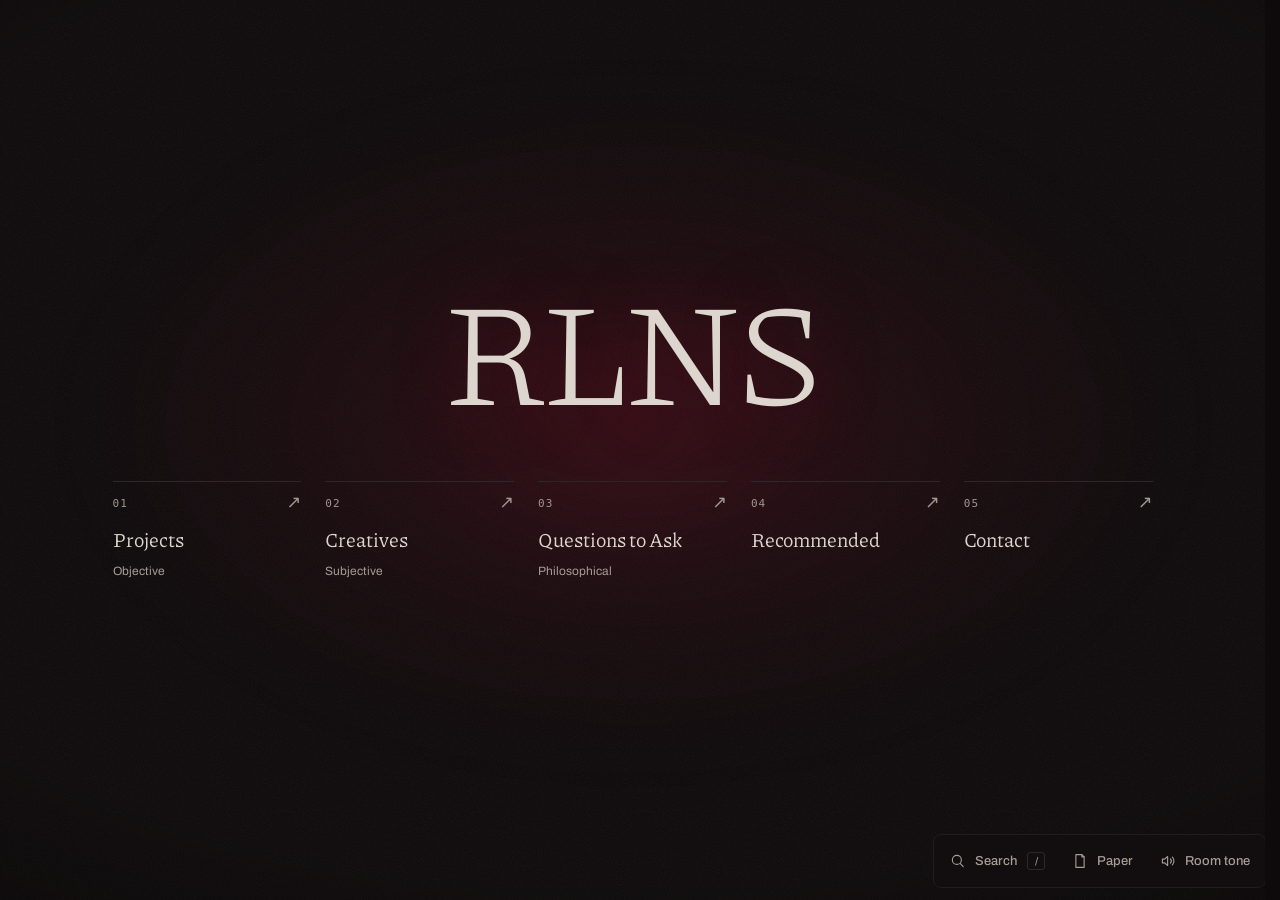
<file: index.html>
<!doctype html>
<html lang="en" data-theme="night">
<head>
<meta charset="utf-8">
<meta name="viewport" content="width=device-width, initial-scale=1, viewport-fit=cover">
<meta http-equiv="Content-Security-Policy" content="default-src &#39;self&#39;; script-src &#39;self&#39; &#39;sha256-UxO70Z8M6GlY+qybMXOsB+joCaE+ZIlM/8RQp+c0sl0=&#39;; style-src &#39;self&#39; &#39;unsafe-inline&#39;; img-src * data:; media-src *; font-src &#39;self&#39;; connect-src &#39;self&#39;; manifest-src &#39;self&#39;; frame-src https://www.youtube-nocookie.com https://player.vimeo.com; object-src &#39;none&#39;; base-uri &#39;self&#39;; form-action &#39;none&#39;">
<title>RLNS</title>
<meta name="description" content="Projects, creative work, open questions and recommendations by RLNS.">
<meta name="theme-color" content="#0e0a0b">
<meta name="color-scheme" content="dark light">
<link rel="canonical" href="https://labs-rlns.github.io/">
<meta property="og:site_name" content="RLNS">
<meta property="og:locale" content="en_US">
<meta property="og:title" content="RLNS">
<meta property="og:description" content="Projects, creative work, open questions and recommendations by RLNS.">
<meta property="og:type" content="website">
<meta property="og:url" content="https://labs-rlns.github.io/">
<meta property="og:image" content="https://labs-rlns.github.io/assets/share.png">
<meta property="og:image:alt" content="RLNS">
<meta property="og:image:width" content="1200">
<meta property="og:image:height" content="630">
<meta name="twitter:card" content="summary_large_image">
<script type="application/ld+json">{"@context":"https://schema.org","@type":"WebSite","@id":"https://labs-rlns.github.io/#site","name":"RLNS","url":"https://labs-rlns.github.io/","description":"Projects, creative work, open questions and recommendations by RLNS."}</script>
<link rel="icon" href="/assets/icon.svg" type="image/svg+xml">
<link rel="icon" href="/favicon.ico" sizes="32x32">
<link rel="apple-touch-icon" href="/assets/apple-touch-icon.png">
<link rel="manifest" href="/manifest.webmanifest">
<link rel="alternate" type="application/atom+xml" title="RLNS" href="/feed.xml">
<link rel="preload" href="/assets/fonts/piazzolla.woff2" as="font" type="font/woff2" crossorigin>
<link rel="preload" href="/assets/fonts/archivo.woff2" as="font" type="font/woff2" crossorigin>
<link rel="stylesheet" href="/assets/site.css?v=1.3.1">
<link rel="stylesheet" href="/assets/custom.css?v=1.3.1">
<script>(function(d){d.classList.add('js');try{var t=localStorage.getItem('ar-theme');if(t==='night'||t==='paper')d.setAttribute('data-theme',t);if(localStorage.getItem('ar-seen'))d.classList.add('seen')}catch(e){}setTimeout(function(){if(!window.__siteReady)d.classList.remove('js')},6000)})(document.documentElement);</script>
<script src="/assets/render.js?v=1.3.1" defer></script>
<script src="/assets/site.js?v=1.3.1" defer></script>
</head>
<body class="is-home">
<div class="grain" aria-hidden="true"></div>
<div id="view"><main class="home" id="main" tabindex="-1"><div class="home-glow" aria-hidden="true"></div><h1 class="home-name" tabindex="-1">RLNS</h1><nav class="home-nav" aria-label="Sections"><a href="/projects/" data-section="projects"><span class="home-index" aria-hidden="true">01</span><span class="home-label">Projects</span><span class="sr-only">, </span><span class="home-intro">Objective</span><span class="home-new" hidden></span></a><a href="/creatives/" data-section="creatives"><span class="home-index" aria-hidden="true">02</span><span class="home-label">Creatives</span><span class="sr-only">, </span><span class="home-intro">Subjective</span><span class="home-new" hidden></span></a><a href="/questions/" data-section="questions"><span class="home-index" aria-hidden="true">03</span><span class="home-label">Questions to Ask</span><span class="sr-only">, </span><span class="home-intro">Philosophical</span><span class="home-new" hidden></span></a><a href="/recommended/" data-section="recommended"><span class="home-index" aria-hidden="true">04</span><span class="home-label">Recommended</span><span class="home-new" hidden></span></a><a href="/contact/" data-section="contact"><span class="home-index" aria-hidden="true">05</span><span class="home-label">Contact</span><span class="home-new" hidden></span></a></nav></main><div class="controls controls-home"><button type="button" class="ctl" data-action="search" aria-label="Search" aria-keyshortcuts="Control+K Meta+K"><svg class="icon" viewBox="0 0 24 24" aria-hidden="true" focusable="false"><path d="M10.5 4.5a6 6 0 1 0 0 12 6 6 0 0 0 0-12Zm8.5 15-4.2-4.2"/></svg><span class="ctl-label">Search</span><kbd class="ctl-key">/</kbd></button><button type="button" class="ctl" data-action="theme"><svg class="icon" viewBox="0 0 24 24" aria-hidden="true" focusable="false"><path d="M6.5 3.5h8l3 3v14h-11z"/><path d="M14.5 3.5v3h3"/></svg><span class="ctl-label">Paper</span></button><button type="button" class="ctl" data-action="sound" aria-label="Room tone" aria-pressed="false"><svg class="icon" viewBox="0 0 24 24" aria-hidden="true" focusable="false"><path d="M4.5 9.5h3l4-3.5v12l-4-3.5h-3z"/><path d="M15.2 9.2a4 4 0 0 1 0 5.6M17.8 6.8a7.5 7.5 0 0 1 0 10.4"/></svg><span class="ctl-label">Room tone</span></button></div></div>
<div id="announcer" class="sr-only" aria-live="polite" aria-atomic="true"></div>
</body>
</html>
</file>
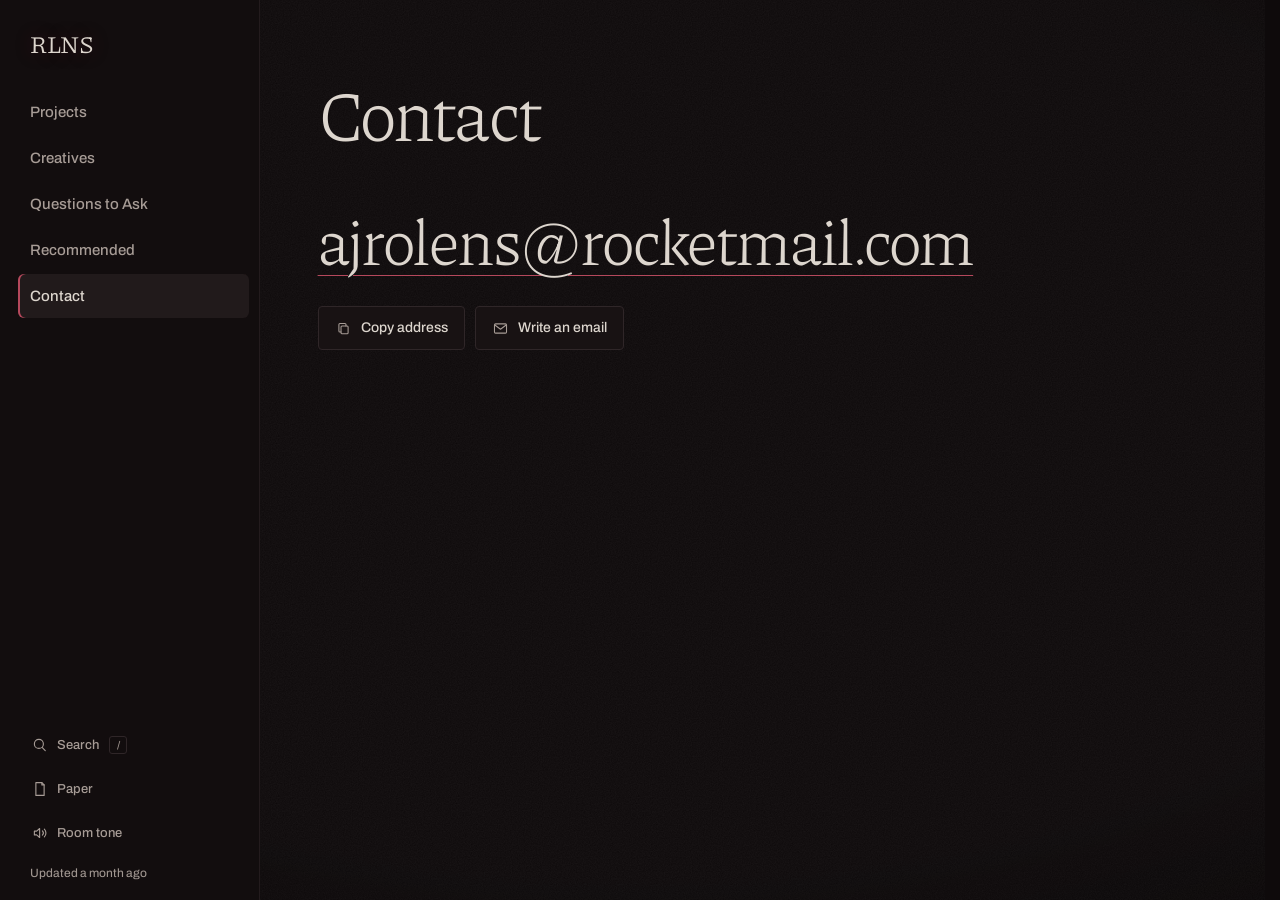
<file: contact/index.html>
<!doctype html>
<html lang="en" data-theme="night">
<head>
<meta charset="utf-8">
<meta name="viewport" content="width=device-width, initial-scale=1, viewport-fit=cover">
<meta http-equiv="Content-Security-Policy" content="default-src &#39;self&#39;; script-src &#39;self&#39; &#39;sha256-UxO70Z8M6GlY+qybMXOsB+joCaE+ZIlM/8RQp+c0sl0=&#39;; style-src &#39;self&#39; &#39;unsafe-inline&#39;; img-src * data:; media-src *; font-src &#39;self&#39;; connect-src &#39;self&#39;; manifest-src &#39;self&#39;; frame-src https://www.youtube-nocookie.com https://player.vimeo.com; object-src &#39;none&#39;; base-uri &#39;self&#39;; form-action &#39;none&#39;">
<title>Contact — RLNS</title>
<meta name="description" content="How to reach RLNS.">
<meta name="theme-color" content="#0e0a0b">
<meta name="color-scheme" content="dark light">
<link rel="canonical" href="https://labs-rlns.github.io/contact/">
<meta property="og:site_name" content="RLNS">
<meta property="og:locale" content="en_US">
<meta property="og:title" content="Contact — RLNS">
<meta property="og:description" content="How to reach RLNS.">
<meta property="og:type" content="website">
<meta property="og:url" content="https://labs-rlns.github.io/contact/">
<meta property="og:image" content="https://labs-rlns.github.io/assets/share.png">
<meta property="og:image:alt" content="Contact — RLNS">
<meta property="og:image:width" content="1200">
<meta property="og:image:height" content="630">
<meta name="twitter:card" content="summary_large_image">
<script type="application/ld+json">{"@context":"https://schema.org","@graph":[{"@type":"BreadcrumbList","itemListElement":[{"@type":"ListItem","position":1,"name":"RLNS","item":"https://labs-rlns.github.io/"},{"@type":"ListItem","position":2,"name":"Contact","item":"https://labs-rlns.github.io/contact/"}]},{"@type":"WebSite","@id":"https://labs-rlns.github.io/#site","name":"RLNS","url":"https://labs-rlns.github.io/"}]}</script>
<link rel="icon" href="/assets/icon.svg" type="image/svg+xml">
<link rel="icon" href="/favicon.ico" sizes="32x32">
<link rel="apple-touch-icon" href="/assets/apple-touch-icon.png">
<link rel="manifest" href="/manifest.webmanifest">
<link rel="alternate" type="application/atom+xml" title="RLNS" href="/feed.xml">
<link rel="preload" href="/assets/fonts/piazzolla.woff2" as="font" type="font/woff2" crossorigin>
<link rel="preload" href="/assets/fonts/archivo.woff2" as="font" type="font/woff2" crossorigin>
<link rel="stylesheet" href="/assets/site.css?v=1.3.1">
<link rel="stylesheet" href="/assets/custom.css?v=1.3.1">
<script>(function(d){d.classList.add('js');try{var t=localStorage.getItem('ar-theme');if(t==='night'||t==='paper')d.setAttribute('data-theme',t);if(localStorage.getItem('ar-seen'))d.classList.add('seen')}catch(e){}setTimeout(function(){if(!window.__siteReady)d.classList.remove('js')},6000)})(document.documentElement);</script>
<script src="/assets/render.js?v=1.3.1" defer></script>
<script src="/assets/site.js?v=1.3.1" defer></script>
</head>
<body>
<div class="grain" aria-hidden="true"></div>
<div id="view"><a class="skip" href="#main">Skip to content</a><div class="app"><header class="rail" id="rail"><a class="rail-name" href="/">RLNS</a><nav class="rail-nav" aria-label="Sections"><a class="rail-link" href="/projects/" data-section="projects"><span class="rail-label">Projects</span><span class="rail-new" hidden></span><span class="rail-count" data-count="projects"></span></a><a class="rail-link" href="/creatives/" data-section="creatives"><span class="rail-label">Creatives</span><span class="rail-new" hidden></span><span class="rail-count" data-count="creatives"></span></a><a class="rail-link" href="/questions/" data-section="questions"><span class="rail-label">Questions<span class="rail-label-rest"> to Ask</span></span><span class="rail-new" hidden></span><span class="rail-count" data-count="questions"></span></a><a class="rail-link" href="/recommended/" data-section="recommended"><span class="rail-label">Recommended</span><span class="rail-new" hidden></span><span class="rail-count" data-count="recommended"></span></a><a class="rail-link is-on" href="/contact/" data-section="contact" aria-current="page"><span class="rail-label">Contact</span><span class="rail-new" hidden></span></a></nav><div class="rail-foot"><div class="controls controls-rail"><button type="button" class="ctl" data-action="search" aria-label="Search" aria-keyshortcuts="Control+K Meta+K"><svg class="icon" viewBox="0 0 24 24" aria-hidden="true" focusable="false"><path d="M10.5 4.5a6 6 0 1 0 0 12 6 6 0 0 0 0-12Zm8.5 15-4.2-4.2"/></svg><span class="ctl-label">Search</span><kbd class="ctl-key">/</kbd></button><button type="button" class="ctl" data-action="theme"><svg class="icon" viewBox="0 0 24 24" aria-hidden="true" focusable="false"><path d="M6.5 3.5h8l3 3v14h-11z"/><path d="M14.5 3.5v3h3"/></svg><span class="ctl-label">Paper</span></button><button type="button" class="ctl" data-action="sound" aria-label="Room tone" aria-pressed="false"><svg class="icon" viewBox="0 0 24 24" aria-hidden="true" focusable="false"><path d="M4.5 9.5h3l4-3.5v12l-4-3.5h-3z"/><path d="M15.2 9.2a4 4 0 0 1 0 5.6M17.8 6.8a7.5 7.5 0 0 1 0 10.4"/></svg><span class="ctl-label">Room tone</span></button></div><p class="rail-updated" hidden></p></div></header><main class="main" id="main" tabindex="-1" data-route="contact"><section class="contact" aria-labelledby="contact-title"><h1 class="sec-title" id="contact-title" tabindex="-1">Contact</h1><p class="contact-mail"><a href="mailto:ajrolens@rocketmail.com">ajrolens@rocketmail.com</a></p><p class="contact-actions"><button type="button" class="btn" data-action="copy" data-copy="ajrolens@rocketmail.com" hidden><svg class="icon" viewBox="0 0 24 24" aria-hidden="true" focusable="false"><rect x="8.5" y="8.5" width="10" height="11" rx="1.5"/><path d="M15.5 8.5v-2a1.5 1.5 0 0 0-1.5-1.5H7A1.5 1.5 0 0 0 5.5 6.5v9A1.5 1.5 0 0 0 7 17h1.5"/></svg><span>Copy address</span></button><a class="btn" href="mailto:ajrolens@rocketmail.com"><svg class="icon" viewBox="0 0 24 24" aria-hidden="true" focusable="false"><rect x="3.5" y="5.5" width="17" height="13" rx="1.5"/><path d="m4 7 8 6 8-6"/></svg><span>Write an email</span></a></p></section></main></div></div>
<div id="announcer" class="sr-only" aria-live="polite" aria-atomic="true"></div>
</body>
</html>
</file>
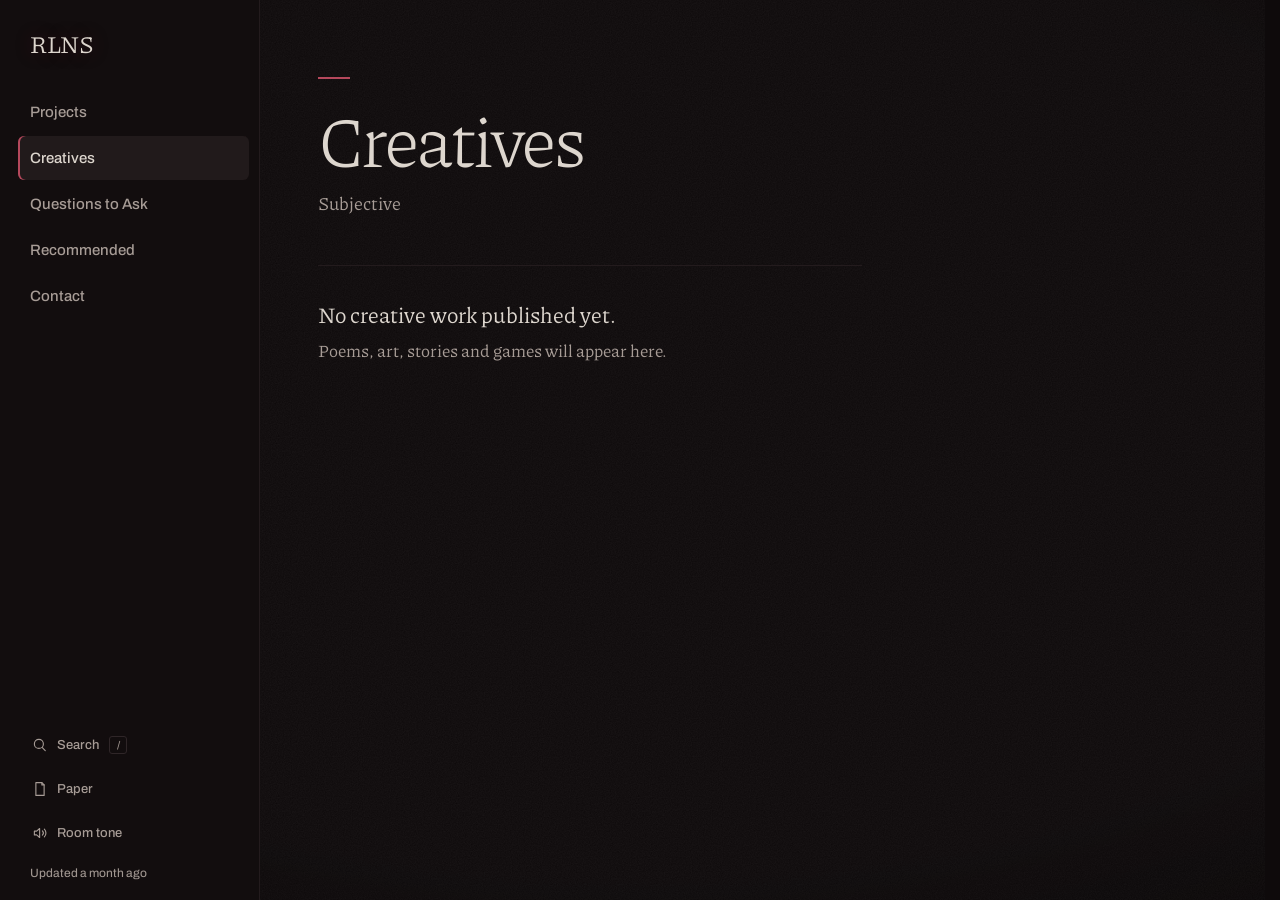
<file: creatives/index.html>
<!doctype html>
<html lang="en" data-theme="night">
<head>
<meta charset="utf-8">
<meta name="viewport" content="width=device-width, initial-scale=1, viewport-fit=cover">
<meta http-equiv="Content-Security-Policy" content="default-src &#39;self&#39;; script-src &#39;self&#39; &#39;sha256-UxO70Z8M6GlY+qybMXOsB+joCaE+ZIlM/8RQp+c0sl0=&#39;; style-src &#39;self&#39; &#39;unsafe-inline&#39;; img-src * data:; media-src *; font-src &#39;self&#39;; connect-src &#39;self&#39;; manifest-src &#39;self&#39;; frame-src https://www.youtube-nocookie.com https://player.vimeo.com; object-src &#39;none&#39;; base-uri &#39;self&#39;; form-action &#39;none&#39;">
<title>Creatives — RLNS</title>
<meta name="description" content="Creatives by RLNS: poems, art, stories and games made to be felt.">
<meta name="theme-color" content="#0e0a0b">
<meta name="color-scheme" content="dark light">
<link rel="canonical" href="https://labs-rlns.github.io/creatives/">
<meta property="og:site_name" content="RLNS">
<meta property="og:locale" content="en_US">
<meta property="og:title" content="Creatives — RLNS">
<meta property="og:description" content="Creatives by RLNS: poems, art, stories and games made to be felt.">
<meta property="og:type" content="website">
<meta property="og:url" content="https://labs-rlns.github.io/creatives/">
<meta property="og:image" content="https://labs-rlns.github.io/assets/share.png">
<meta property="og:image:alt" content="Creatives — RLNS">
<meta property="og:image:width" content="1200">
<meta property="og:image:height" content="630">
<meta name="twitter:card" content="summary_large_image">
<script type="application/ld+json">{"@context":"https://schema.org","@graph":[{"@type":"BreadcrumbList","itemListElement":[{"@type":"ListItem","position":1,"name":"RLNS","item":"https://labs-rlns.github.io/"},{"@type":"ListItem","position":2,"name":"Creatives","item":"https://labs-rlns.github.io/creatives/"}]},{"@type":"WebSite","@id":"https://labs-rlns.github.io/#site","name":"RLNS","url":"https://labs-rlns.github.io/"}]}</script>
<link rel="icon" href="/assets/icon.svg" type="image/svg+xml">
<link rel="icon" href="/favicon.ico" sizes="32x32">
<link rel="apple-touch-icon" href="/assets/apple-touch-icon.png">
<link rel="manifest" href="/manifest.webmanifest">
<link rel="alternate" type="application/atom+xml" title="RLNS" href="/feed.xml">
<link rel="preload" href="/assets/fonts/piazzolla.woff2" as="font" type="font/woff2" crossorigin>
<link rel="preload" href="/assets/fonts/archivo.woff2" as="font" type="font/woff2" crossorigin>
<link rel="stylesheet" href="/assets/site.css?v=1.3.1">
<link rel="stylesheet" href="/assets/custom.css?v=1.3.1">
<script>(function(d){d.classList.add('js');try{var t=localStorage.getItem('ar-theme');if(t==='night'||t==='paper')d.setAttribute('data-theme',t);if(localStorage.getItem('ar-seen'))d.classList.add('seen')}catch(e){}setTimeout(function(){if(!window.__siteReady)d.classList.remove('js')},6000)})(document.documentElement);</script>
<script src="/assets/render.js?v=1.3.1" defer></script>
<script src="/assets/site.js?v=1.3.1" defer></script>
</head>
<body>
<div class="grain" aria-hidden="true"></div>
<div id="view"><a class="skip" href="#main">Skip to content</a><div class="app"><header class="rail" id="rail"><a class="rail-name" href="/">RLNS</a><nav class="rail-nav" aria-label="Sections"><a class="rail-link" href="/projects/" data-section="projects"><span class="rail-label">Projects</span><span class="rail-new" hidden></span><span class="rail-count" data-count="projects"></span></a><a class="rail-link is-on" href="/creatives/" data-section="creatives" aria-current="page"><span class="rail-label">Creatives</span><span class="rail-new" hidden></span><span class="rail-count" data-count="creatives"></span></a><a class="rail-link" href="/questions/" data-section="questions"><span class="rail-label">Questions<span class="rail-label-rest"> to Ask</span></span><span class="rail-new" hidden></span><span class="rail-count" data-count="questions"></span></a><a class="rail-link" href="/recommended/" data-section="recommended"><span class="rail-label">Recommended</span><span class="rail-new" hidden></span><span class="rail-count" data-count="recommended"></span></a><a class="rail-link" href="/contact/" data-section="contact"><span class="rail-label">Contact</span><span class="rail-new" hidden></span></a></nav><div class="rail-foot"><div class="controls controls-rail"><button type="button" class="ctl" data-action="search" aria-label="Search" aria-keyshortcuts="Control+K Meta+K"><svg class="icon" viewBox="0 0 24 24" aria-hidden="true" focusable="false"><path d="M10.5 4.5a6 6 0 1 0 0 12 6 6 0 0 0 0-12Zm8.5 15-4.2-4.2"/></svg><span class="ctl-label">Search</span><kbd class="ctl-key">/</kbd></button><button type="button" class="ctl" data-action="theme"><svg class="icon" viewBox="0 0 24 24" aria-hidden="true" focusable="false"><path d="M6.5 3.5h8l3 3v14h-11z"/><path d="M14.5 3.5v3h3"/></svg><span class="ctl-label">Paper</span></button><button type="button" class="ctl" data-action="sound" aria-label="Room tone" aria-pressed="false"><svg class="icon" viewBox="0 0 24 24" aria-hidden="true" focusable="false"><path d="M4.5 9.5h3l4-3.5v12l-4-3.5h-3z"/><path d="M15.2 9.2a4 4 0 0 1 0 5.6M17.8 6.8a7.5 7.5 0 0 1 0 10.4"/></svg><span class="ctl-label">Room tone</span></button></div><p class="rail-updated" hidden></p></div></header><main class="main" id="main" tabindex="-1" data-route="section"><header class="sec-head"><h1 class="sec-title" tabindex="-1">Creatives</h1><p class="sec-intro">Subjective</p></header><div class="empty"><p class="empty-title">No creative work published yet.</p><p class="empty-line">Poems, art, stories and games will appear here.</p></div></main></div></div>
<div id="announcer" class="sr-only" aria-live="polite" aria-atomic="true"></div>
</body>
</html>
</file>
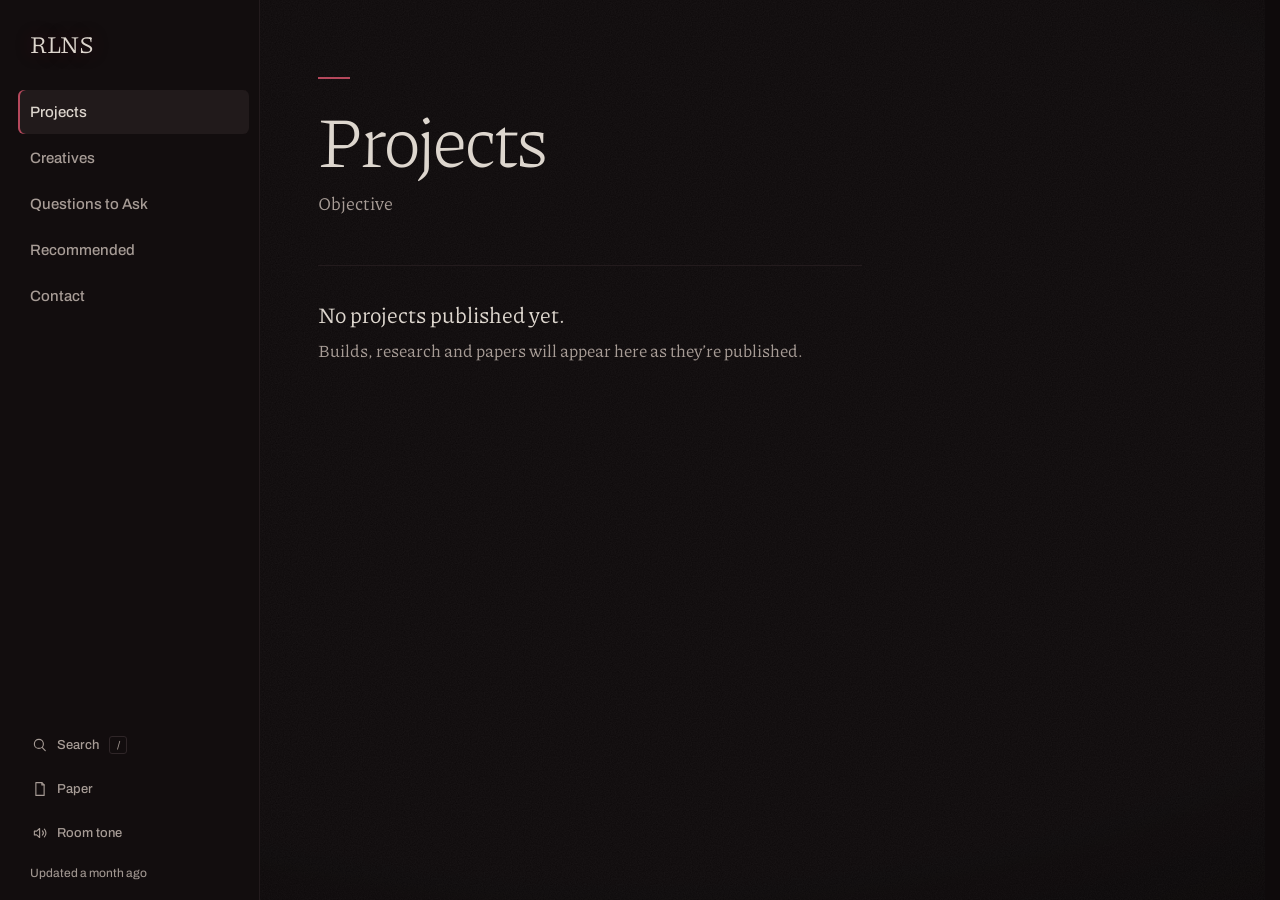
<file: projects/index.html>
<!doctype html>
<html lang="en" data-theme="night">
<head>
<meta charset="utf-8">
<meta name="viewport" content="width=device-width, initial-scale=1, viewport-fit=cover">
<meta http-equiv="Content-Security-Policy" content="default-src &#39;self&#39;; script-src &#39;self&#39; &#39;sha256-UxO70Z8M6GlY+qybMXOsB+joCaE+ZIlM/8RQp+c0sl0=&#39;; style-src &#39;self&#39; &#39;unsafe-inline&#39;; img-src * data:; media-src *; font-src &#39;self&#39;; connect-src &#39;self&#39;; manifest-src &#39;self&#39;; frame-src https://www.youtube-nocookie.com https://player.vimeo.com; object-src &#39;none&#39;; base-uri &#39;self&#39;; form-action &#39;none&#39;">
<title>Projects — RLNS</title>
<meta name="description" content="Projects by RLNS: builds, research, theories and papers.">
<meta name="theme-color" content="#0e0a0b">
<meta name="color-scheme" content="dark light">
<link rel="canonical" href="https://labs-rlns.github.io/projects/">
<meta property="og:site_name" content="RLNS">
<meta property="og:locale" content="en_US">
<meta property="og:title" content="Projects — RLNS">
<meta property="og:description" content="Projects by RLNS: builds, research, theories and papers.">
<meta property="og:type" content="website">
<meta property="og:url" content="https://labs-rlns.github.io/projects/">
<meta property="og:image" content="https://labs-rlns.github.io/assets/share.png">
<meta property="og:image:alt" content="Projects — RLNS">
<meta property="og:image:width" content="1200">
<meta property="og:image:height" content="630">
<meta name="twitter:card" content="summary_large_image">
<script type="application/ld+json">{"@context":"https://schema.org","@graph":[{"@type":"BreadcrumbList","itemListElement":[{"@type":"ListItem","position":1,"name":"RLNS","item":"https://labs-rlns.github.io/"},{"@type":"ListItem","position":2,"name":"Projects","item":"https://labs-rlns.github.io/projects/"}]},{"@type":"WebSite","@id":"https://labs-rlns.github.io/#site","name":"RLNS","url":"https://labs-rlns.github.io/"}]}</script>
<link rel="icon" href="/assets/icon.svg" type="image/svg+xml">
<link rel="icon" href="/favicon.ico" sizes="32x32">
<link rel="apple-touch-icon" href="/assets/apple-touch-icon.png">
<link rel="manifest" href="/manifest.webmanifest">
<link rel="alternate" type="application/atom+xml" title="RLNS" href="/feed.xml">
<link rel="preload" href="/assets/fonts/piazzolla.woff2" as="font" type="font/woff2" crossorigin>
<link rel="preload" href="/assets/fonts/archivo.woff2" as="font" type="font/woff2" crossorigin>
<link rel="stylesheet" href="/assets/site.css?v=1.3.1">
<link rel="stylesheet" href="/assets/custom.css?v=1.3.1">
<script>(function(d){d.classList.add('js');try{var t=localStorage.getItem('ar-theme');if(t==='night'||t==='paper')d.setAttribute('data-theme',t);if(localStorage.getItem('ar-seen'))d.classList.add('seen')}catch(e){}setTimeout(function(){if(!window.__siteReady)d.classList.remove('js')},6000)})(document.documentElement);</script>
<script src="/assets/render.js?v=1.3.1" defer></script>
<script src="/assets/site.js?v=1.3.1" defer></script>
</head>
<body>
<div class="grain" aria-hidden="true"></div>
<div id="view"><a class="skip" href="#main">Skip to content</a><div class="app"><header class="rail" id="rail"><a class="rail-name" href="/">RLNS</a><nav class="rail-nav" aria-label="Sections"><a class="rail-link is-on" href="/projects/" data-section="projects" aria-current="page"><span class="rail-label">Projects</span><span class="rail-new" hidden></span><span class="rail-count" data-count="projects"></span></a><a class="rail-link" href="/creatives/" data-section="creatives"><span class="rail-label">Creatives</span><span class="rail-new" hidden></span><span class="rail-count" data-count="creatives"></span></a><a class="rail-link" href="/questions/" data-section="questions"><span class="rail-label">Questions<span class="rail-label-rest"> to Ask</span></span><span class="rail-new" hidden></span><span class="rail-count" data-count="questions"></span></a><a class="rail-link" href="/recommended/" data-section="recommended"><span class="rail-label">Recommended</span><span class="rail-new" hidden></span><span class="rail-count" data-count="recommended"></span></a><a class="rail-link" href="/contact/" data-section="contact"><span class="rail-label">Contact</span><span class="rail-new" hidden></span></a></nav><div class="rail-foot"><div class="controls controls-rail"><button type="button" class="ctl" data-action="search" aria-label="Search" aria-keyshortcuts="Control+K Meta+K"><svg class="icon" viewBox="0 0 24 24" aria-hidden="true" focusable="false"><path d="M10.5 4.5a6 6 0 1 0 0 12 6 6 0 0 0 0-12Zm8.5 15-4.2-4.2"/></svg><span class="ctl-label">Search</span><kbd class="ctl-key">/</kbd></button><button type="button" class="ctl" data-action="theme"><svg class="icon" viewBox="0 0 24 24" aria-hidden="true" focusable="false"><path d="M6.5 3.5h8l3 3v14h-11z"/><path d="M14.5 3.5v3h3"/></svg><span class="ctl-label">Paper</span></button><button type="button" class="ctl" data-action="sound" aria-label="Room tone" aria-pressed="false"><svg class="icon" viewBox="0 0 24 24" aria-hidden="true" focusable="false"><path d="M4.5 9.5h3l4-3.5v12l-4-3.5h-3z"/><path d="M15.2 9.2a4 4 0 0 1 0 5.6M17.8 6.8a7.5 7.5 0 0 1 0 10.4"/></svg><span class="ctl-label">Room tone</span></button></div><p class="rail-updated" hidden></p></div></header><main class="main" id="main" tabindex="-1" data-route="section"><header class="sec-head"><h1 class="sec-title" tabindex="-1">Projects</h1><p class="sec-intro">Objective</p></header><div class="empty"><p class="empty-title">No projects published yet.</p><p class="empty-line">Builds, research and papers will appear here as they’re published.</p></div></main></div></div>
<div id="announcer" class="sr-only" aria-live="polite" aria-atomic="true"></div>
</body>
</html>
</file>
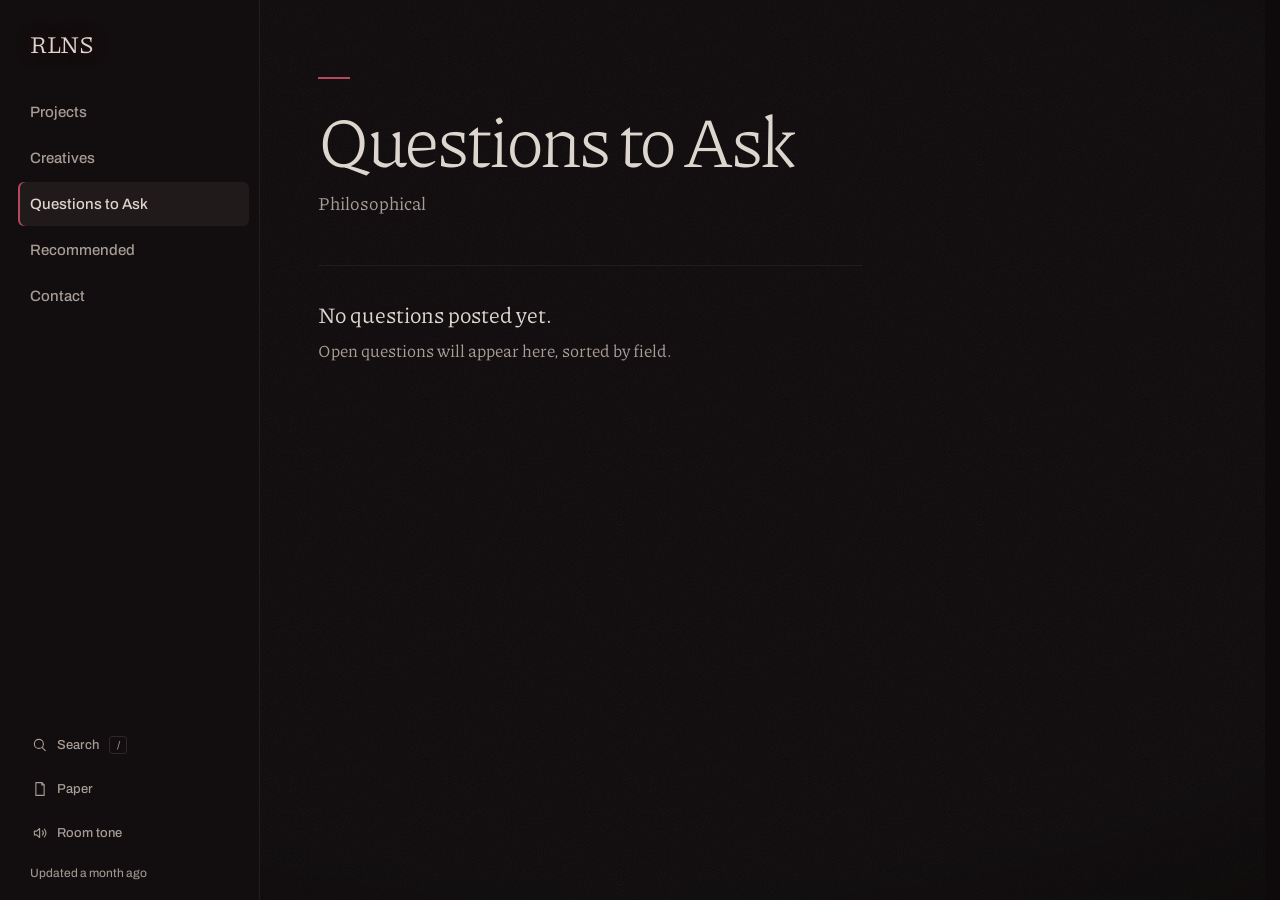
<file: questions/index.html>
<!doctype html>
<html lang="en" data-theme="night">
<head>
<meta charset="utf-8">
<meta name="viewport" content="width=device-width, initial-scale=1, viewport-fit=cover">
<meta http-equiv="Content-Security-Policy" content="default-src &#39;self&#39;; script-src &#39;self&#39; &#39;sha256-UxO70Z8M6GlY+qybMXOsB+joCaE+ZIlM/8RQp+c0sl0=&#39;; style-src &#39;self&#39; &#39;unsafe-inline&#39;; img-src * data:; media-src *; font-src &#39;self&#39;; connect-src &#39;self&#39;; manifest-src &#39;self&#39;; frame-src https://www.youtube-nocookie.com https://player.vimeo.com; object-src &#39;none&#39;; base-uri &#39;self&#39;; form-action &#39;none&#39;">
<title>Questions to Ask — RLNS</title>
<meta name="description" content="Questions to Ask by RLNS: open questions nobody has answered yet, sorted by field.">
<meta name="theme-color" content="#0e0a0b">
<meta name="color-scheme" content="dark light">
<link rel="canonical" href="https://labs-rlns.github.io/questions/">
<meta property="og:site_name" content="RLNS">
<meta property="og:locale" content="en_US">
<meta property="og:title" content="Questions to Ask — RLNS">
<meta property="og:description" content="Questions to Ask by RLNS: open questions nobody has answered yet, sorted by field.">
<meta property="og:type" content="website">
<meta property="og:url" content="https://labs-rlns.github.io/questions/">
<meta property="og:image" content="https://labs-rlns.github.io/assets/share.png">
<meta property="og:image:alt" content="Questions to Ask — RLNS">
<meta property="og:image:width" content="1200">
<meta property="og:image:height" content="630">
<meta name="twitter:card" content="summary_large_image">
<script type="application/ld+json">{"@context":"https://schema.org","@graph":[{"@type":"BreadcrumbList","itemListElement":[{"@type":"ListItem","position":1,"name":"RLNS","item":"https://labs-rlns.github.io/"},{"@type":"ListItem","position":2,"name":"Questions to Ask","item":"https://labs-rlns.github.io/questions/"}]},{"@type":"WebSite","@id":"https://labs-rlns.github.io/#site","name":"RLNS","url":"https://labs-rlns.github.io/"}]}</script>
<link rel="icon" href="/assets/icon.svg" type="image/svg+xml">
<link rel="icon" href="/favicon.ico" sizes="32x32">
<link rel="apple-touch-icon" href="/assets/apple-touch-icon.png">
<link rel="manifest" href="/manifest.webmanifest">
<link rel="alternate" type="application/atom+xml" title="RLNS" href="/feed.xml">
<link rel="preload" href="/assets/fonts/piazzolla.woff2" as="font" type="font/woff2" crossorigin>
<link rel="preload" href="/assets/fonts/archivo.woff2" as="font" type="font/woff2" crossorigin>
<link rel="stylesheet" href="/assets/site.css?v=1.3.1">
<link rel="stylesheet" href="/assets/custom.css?v=1.3.1">
<script>(function(d){d.classList.add('js');try{var t=localStorage.getItem('ar-theme');if(t==='night'||t==='paper')d.setAttribute('data-theme',t);if(localStorage.getItem('ar-seen'))d.classList.add('seen')}catch(e){}setTimeout(function(){if(!window.__siteReady)d.classList.remove('js')},6000)})(document.documentElement);</script>
<script src="/assets/render.js?v=1.3.1" defer></script>
<script src="/assets/site.js?v=1.3.1" defer></script>
</head>
<body>
<div class="grain" aria-hidden="true"></div>
<div id="view"><a class="skip" href="#main">Skip to content</a><div class="app"><header class="rail" id="rail"><a class="rail-name" href="/">RLNS</a><nav class="rail-nav" aria-label="Sections"><a class="rail-link" href="/projects/" data-section="projects"><span class="rail-label">Projects</span><span class="rail-new" hidden></span><span class="rail-count" data-count="projects"></span></a><a class="rail-link" href="/creatives/" data-section="creatives"><span class="rail-label">Creatives</span><span class="rail-new" hidden></span><span class="rail-count" data-count="creatives"></span></a><a class="rail-link is-on" href="/questions/" data-section="questions" aria-current="page"><span class="rail-label">Questions<span class="rail-label-rest"> to Ask</span></span><span class="rail-new" hidden></span><span class="rail-count" data-count="questions"></span></a><a class="rail-link" href="/recommended/" data-section="recommended"><span class="rail-label">Recommended</span><span class="rail-new" hidden></span><span class="rail-count" data-count="recommended"></span></a><a class="rail-link" href="/contact/" data-section="contact"><span class="rail-label">Contact</span><span class="rail-new" hidden></span></a></nav><div class="rail-foot"><div class="controls controls-rail"><button type="button" class="ctl" data-action="search" aria-label="Search" aria-keyshortcuts="Control+K Meta+K"><svg class="icon" viewBox="0 0 24 24" aria-hidden="true" focusable="false"><path d="M10.5 4.5a6 6 0 1 0 0 12 6 6 0 0 0 0-12Zm8.5 15-4.2-4.2"/></svg><span class="ctl-label">Search</span><kbd class="ctl-key">/</kbd></button><button type="button" class="ctl" data-action="theme"><svg class="icon" viewBox="0 0 24 24" aria-hidden="true" focusable="false"><path d="M6.5 3.5h8l3 3v14h-11z"/><path d="M14.5 3.5v3h3"/></svg><span class="ctl-label">Paper</span></button><button type="button" class="ctl" data-action="sound" aria-label="Room tone" aria-pressed="false"><svg class="icon" viewBox="0 0 24 24" aria-hidden="true" focusable="false"><path d="M4.5 9.5h3l4-3.5v12l-4-3.5h-3z"/><path d="M15.2 9.2a4 4 0 0 1 0 5.6M17.8 6.8a7.5 7.5 0 0 1 0 10.4"/></svg><span class="ctl-label">Room tone</span></button></div><p class="rail-updated" hidden></p></div></header><main class="main" id="main" tabindex="-1" data-route="section"><header class="sec-head"><h1 class="sec-title" tabindex="-1">Questions to Ask</h1><p class="sec-intro">Philosophical</p></header><div class="empty"><p class="empty-title">No questions posted yet.</p><p class="empty-line">Open questions will appear here, sorted by field.</p></div></main></div></div>
<div id="announcer" class="sr-only" aria-live="polite" aria-atomic="true"></div>
</body>
</html>
</file>
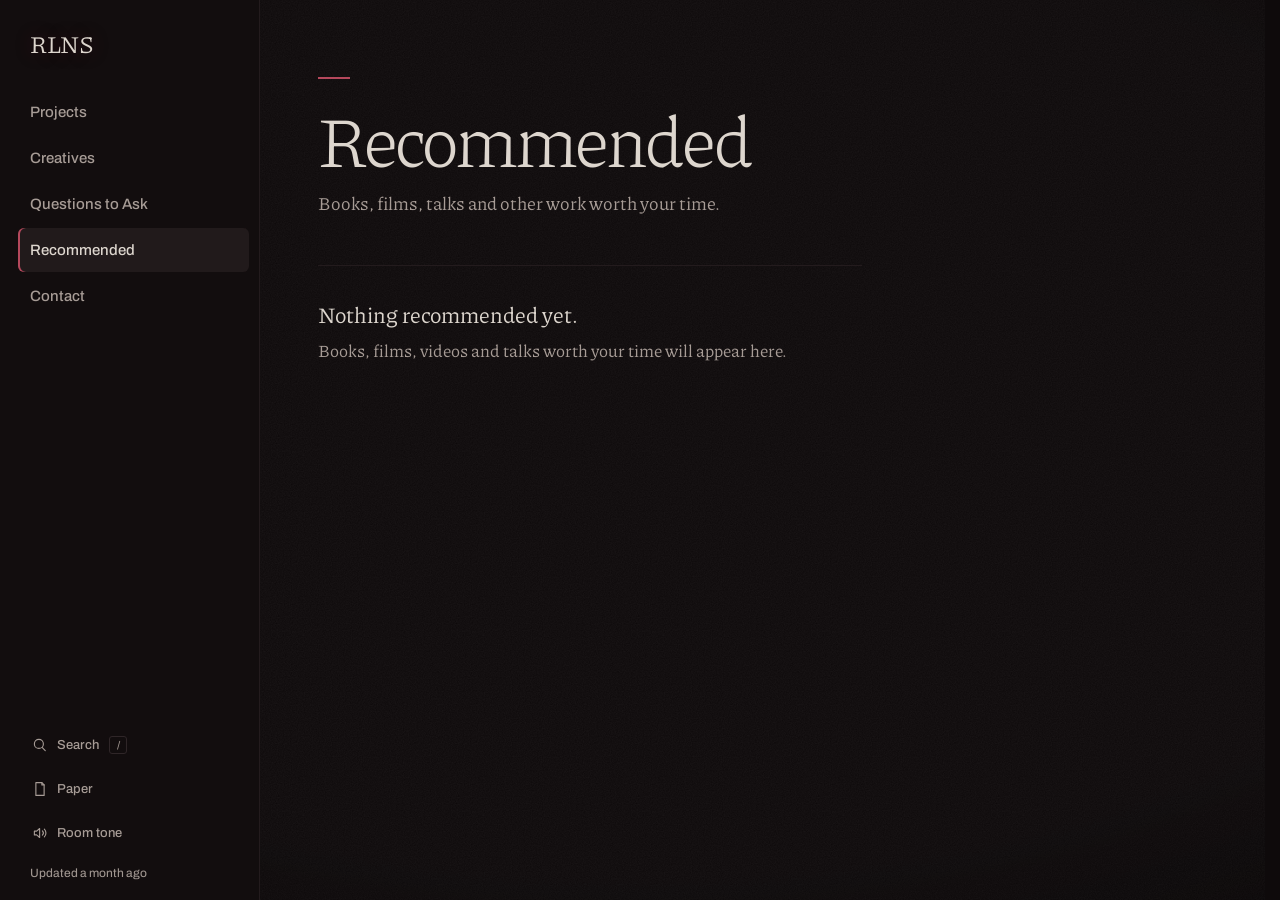
<file: recommended/index.html>
<!doctype html>
<html lang="en" data-theme="night">
<head>
<meta charset="utf-8">
<meta name="viewport" content="width=device-width, initial-scale=1, viewport-fit=cover">
<meta http-equiv="Content-Security-Policy" content="default-src &#39;self&#39;; script-src &#39;self&#39; &#39;sha256-UxO70Z8M6GlY+qybMXOsB+joCaE+ZIlM/8RQp+c0sl0=&#39;; style-src &#39;self&#39; &#39;unsafe-inline&#39;; img-src * data:; media-src *; font-src &#39;self&#39;; connect-src &#39;self&#39;; manifest-src &#39;self&#39;; frame-src https://www.youtube-nocookie.com https://player.vimeo.com; object-src &#39;none&#39;; base-uri &#39;self&#39;; form-action &#39;none&#39;">
<title>Recommended — RLNS</title>
<meta name="description" content="Books, films, talks and other work worth your time.">
<meta name="theme-color" content="#0e0a0b">
<meta name="color-scheme" content="dark light">
<link rel="canonical" href="https://labs-rlns.github.io/recommended/">
<meta property="og:site_name" content="RLNS">
<meta property="og:locale" content="en_US">
<meta property="og:title" content="Recommended — RLNS">
<meta property="og:description" content="Books, films, talks and other work worth your time.">
<meta property="og:type" content="website">
<meta property="og:url" content="https://labs-rlns.github.io/recommended/">
<meta property="og:image" content="https://labs-rlns.github.io/assets/share.png">
<meta property="og:image:alt" content="Recommended — RLNS">
<meta property="og:image:width" content="1200">
<meta property="og:image:height" content="630">
<meta name="twitter:card" content="summary_large_image">
<script type="application/ld+json">{"@context":"https://schema.org","@graph":[{"@type":"BreadcrumbList","itemListElement":[{"@type":"ListItem","position":1,"name":"RLNS","item":"https://labs-rlns.github.io/"},{"@type":"ListItem","position":2,"name":"Recommended","item":"https://labs-rlns.github.io/recommended/"}]},{"@type":"WebSite","@id":"https://labs-rlns.github.io/#site","name":"RLNS","url":"https://labs-rlns.github.io/"}]}</script>
<link rel="icon" href="/assets/icon.svg" type="image/svg+xml">
<link rel="icon" href="/favicon.ico" sizes="32x32">
<link rel="apple-touch-icon" href="/assets/apple-touch-icon.png">
<link rel="manifest" href="/manifest.webmanifest">
<link rel="alternate" type="application/atom+xml" title="RLNS" href="/feed.xml">
<link rel="preload" href="/assets/fonts/piazzolla.woff2" as="font" type="font/woff2" crossorigin>
<link rel="preload" href="/assets/fonts/archivo.woff2" as="font" type="font/woff2" crossorigin>
<link rel="stylesheet" href="/assets/site.css?v=1.3.1">
<link rel="stylesheet" href="/assets/custom.css?v=1.3.1">
<script>(function(d){d.classList.add('js');try{var t=localStorage.getItem('ar-theme');if(t==='night'||t==='paper')d.setAttribute('data-theme',t);if(localStorage.getItem('ar-seen'))d.classList.add('seen')}catch(e){}setTimeout(function(){if(!window.__siteReady)d.classList.remove('js')},6000)})(document.documentElement);</script>
<script src="/assets/render.js?v=1.3.1" defer></script>
<script src="/assets/site.js?v=1.3.1" defer></script>
</head>
<body>
<div class="grain" aria-hidden="true"></div>
<div id="view"><a class="skip" href="#main">Skip to content</a><div class="app"><header class="rail" id="rail"><a class="rail-name" href="/">RLNS</a><nav class="rail-nav" aria-label="Sections"><a class="rail-link" href="/projects/" data-section="projects"><span class="rail-label">Projects</span><span class="rail-new" hidden></span><span class="rail-count" data-count="projects"></span></a><a class="rail-link" href="/creatives/" data-section="creatives"><span class="rail-label">Creatives</span><span class="rail-new" hidden></span><span class="rail-count" data-count="creatives"></span></a><a class="rail-link" href="/questions/" data-section="questions"><span class="rail-label">Questions<span class="rail-label-rest"> to Ask</span></span><span class="rail-new" hidden></span><span class="rail-count" data-count="questions"></span></a><a class="rail-link is-on" href="/recommended/" data-section="recommended" aria-current="page"><span class="rail-label">Recommended</span><span class="rail-new" hidden></span><span class="rail-count" data-count="recommended"></span></a><a class="rail-link" href="/contact/" data-section="contact"><span class="rail-label">Contact</span><span class="rail-new" hidden></span></a></nav><div class="rail-foot"><div class="controls controls-rail"><button type="button" class="ctl" data-action="search" aria-label="Search" aria-keyshortcuts="Control+K Meta+K"><svg class="icon" viewBox="0 0 24 24" aria-hidden="true" focusable="false"><path d="M10.5 4.5a6 6 0 1 0 0 12 6 6 0 0 0 0-12Zm8.5 15-4.2-4.2"/></svg><span class="ctl-label">Search</span><kbd class="ctl-key">/</kbd></button><button type="button" class="ctl" data-action="theme"><svg class="icon" viewBox="0 0 24 24" aria-hidden="true" focusable="false"><path d="M6.5 3.5h8l3 3v14h-11z"/><path d="M14.5 3.5v3h3"/></svg><span class="ctl-label">Paper</span></button><button type="button" class="ctl" data-action="sound" aria-label="Room tone" aria-pressed="false"><svg class="icon" viewBox="0 0 24 24" aria-hidden="true" focusable="false"><path d="M4.5 9.5h3l4-3.5v12l-4-3.5h-3z"/><path d="M15.2 9.2a4 4 0 0 1 0 5.6M17.8 6.8a7.5 7.5 0 0 1 0 10.4"/></svg><span class="ctl-label">Room tone</span></button></div><p class="rail-updated" hidden></p></div></header><main class="main" id="main" tabindex="-1" data-route="section"><header class="sec-head"><h1 class="sec-title" tabindex="-1">Recommended</h1><p class="sec-intro">Books, films, talks and other work worth your time.</p></header><div class="empty"><p class="empty-title">Nothing recommended yet.</p><p class="empty-line">Books, films, videos and talks worth your time will appear here.</p></div></main></div></div>
<div id="announcer" class="sr-only" aria-live="polite" aria-atomic="true"></div>
</body>
</html>
</file>
<file: assets/site.css>
/*
 * Site styles. Colors, type and spacing live in the custom properties below.
 * To change the look without touching this file, add rules to /assets/custom.css
 * (the Control Panel's Settings > Custom CSS writes that file).
 */

@font-face {
  font-family: "Piazzolla";
  src: url("/assets/fonts/piazzolla.woff2") format("woff2");
  font-weight: 100 900;
  font-style: normal;
  font-display: swap;
}
@font-face {
  font-family: "Piazzolla";
  src: url("/assets/fonts/piazzolla-italic.woff2") format("woff2");
  font-weight: 100 900;
  font-style: italic;
  font-display: swap;
}
@font-face {
  font-family: "Archivo";
  src: url("/assets/fonts/archivo.woff2") format("woff2");
  font-weight: 100 900;
  font-style: normal;
  font-display: swap;
}

/* ------------------------------------------------------------ tokens */

:root {
  --serif: "Piazzolla", "Iowan Old Style", "Palatino Linotype", Palatino, Georgia, serif;
  --sans: "Archivo", "Segoe UI", system-ui, -apple-system, "Helvetica Neue", sans-serif;
  --mono: ui-monospace, "Cascadia Code", "SF Mono", Consolas, monospace;

  /* Night (default): a darkroom under a bordeaux safelight */
  --bg: #0e0a0b;
  --bg-2: #120d0e;
  --raise: #181213;
  --raise-2: #211a1b;
  --line: #2f2628;
  --line-soft: #231b1d;
  --text: #ddd6ce;
  --text-2: #a79c96;
  --text-3: #a09690;
  --accent: #6e1527;
  --accent-hi: #85203a;
  --accent-ink: #f2e9e4;
  --accent-line: #b5485c;
  --glow: rgba(124, 22, 42, 0.4);
  --glow-soft: rgba(124, 22, 42, 0.13);
  --halo-1: rgba(255, 236, 228, 0.28);
  --halo-2: rgba(150, 28, 52, 0.5);
  --halo-3: rgba(110, 21, 39, 0.38);
  --grain: url("data:image/svg+xml,%3Csvg xmlns='http://www.w3.org/2000/svg' width='180' height='180'%3E%3Cfilter id='n'%3E%3CfeTurbulence type='fractalNoise' baseFrequency='.85' numOctaves='3' stitchTiles='stitch'/%3E%3CfeColorMatrix values='0 0 0 0 1 0 0 0 0 1 0 0 0 0 1 0 0 0 .9 0'/%3E%3C/filter%3E%3Crect width='100%25' height='100%25' filter='url(%23n)'/%3E%3C/svg%3E");
  --grain-o: 0.055;
  --vignette: radial-gradient(120% 90% at 50% 45%, transparent 55%, rgba(0, 0, 0, 0.5) 100%);
  --shadow: 0 30px 80px rgba(0, 0, 0, 0.6), 0 2px 6px rgba(0, 0, 0, 0.4);
  --scrim: rgba(6, 4, 5, 0.72);
  /* Plates: the small bound covers on Recommended. Dark cloth in both themes, like a real book on the page. */
  --plate: #1b1315;
  --plate-glow: rgba(124, 22, 42, 0.32);
  --plate-ink: #e9e2db;
  --plate-ink-2: #b7aca6;
  --plate-edge: #34292b;

  --rail-w: 260px;
  --pad: clamp(20px, 4.5vw, 72px);
  --r-s: 4px;
  --r-m: 8px;
  --ease: cubic-bezier(0.2, 0.7, 0.2, 1);

  color-scheme: dark;
}

:root[data-theme="paper"] {
  --bg: #e6e3de;
  --bg-2: #e0ddd7;
  --raise: #edebe7;
  --raise-2: #f4f2ef;
  --line: #cbc5be;
  --line-soft: #d9d4ce;
  --text: #171213;
  --text-2: #534b48;
  --text-3: #665e5a;
  --accent: #6e1527;
  --accent-hi: #5a1020;
  --accent-ink: #f5efeb;
  --accent-line: #7a1a2d;
  --glow: rgba(110, 21, 39, 0.075);
  --glow-soft: rgba(110, 21, 39, 0.025);
  --halo-1: transparent;
  --halo-2: transparent;
  --halo-3: rgba(110, 21, 39, 0.06);
  --grain: url("data:image/svg+xml,%3Csvg xmlns='http://www.w3.org/2000/svg' width='180' height='180'%3E%3Cfilter id='n'%3E%3CfeTurbulence type='fractalNoise' baseFrequency='.9' numOctaves='3' stitchTiles='stitch'/%3E%3CfeColorMatrix values='0 0 0 0 .12 0 0 0 0 .07 0 0 0 0 .08 0 0 0 .9 0'/%3E%3C/filter%3E%3Crect width='100%25' height='100%25' filter='url(%23n)'/%3E%3C/svg%3E");
  --grain-o: 0.075;
  --vignette: radial-gradient(120% 90% at 50% 45%, transparent 60%, rgba(60, 30, 35, 0.12) 100%);
  --shadow: 0 30px 70px rgba(40, 20, 25, 0.22), 0 2px 6px rgba(40, 20, 25, 0.12);
  --scrim: rgba(30, 20, 22, 0.42);
  --plate: #261c1e;
  --plate-glow: rgba(150, 28, 52, 0.38);
  --plate-edge: #1a1213;
  color-scheme: light;
}

/* ------------------------------------------------------------ base */

*, *::before, *::after { box-sizing: border-box; }

html {
  scrollbar-gutter: stable;
  scroll-padding-top: 24px;
  -webkit-text-size-adjust: 100%;
  text-size-adjust: 100%;
  background: var(--bg);
  scrollbar-color: var(--line) transparent;
}

body {
  isolation: isolate;
  margin: 0;
  min-height: 100vh;
  min-height: 100dvh;
  background: var(--bg);
  color: var(--text);
  font-family: var(--serif);
  font-size: 1.0625rem;
  line-height: 1.6;
  font-optical-sizing: auto;
  -webkit-font-smoothing: antialiased;
  -moz-osx-font-smoothing: grayscale;
  text-rendering: optimizeLegibility;
  overflow-x: hidden;
  /* Keep text clear of the notch on phones held sideways (zero everywhere else). */
  padding-left: env(safe-area-inset-left, 0px);
  padding-right: env(safe-area-inset-right, 0px);
}

/* Long words and pasted links wrap instead of running off the side of a phone screen. */
.entry-title, .entry-sum, .tile-title, .tile-text, .item-title, .item-sum, .facts dd,
.q-text, .qpage-text, .qgroup-title, .pager-title, .tag, .palette-title,
.rec-title, .rec-why, .rec-by, .rec-byline, .plate-by {
  overflow-wrap: anywhere;
}

img, svg, video, iframe { display: block; max-width: 100%; }
img { height: auto; }
button { font: inherit; color: inherit; }
a { color: inherit; }
h1, h2, h3, h4, h5 { font-weight: 400; text-wrap: balance; }
p { text-wrap: pretty; }

::selection { background: var(--accent); color: var(--accent-ink); }

:focus { outline: none; }
:focus-visible {
  outline: 2px solid var(--accent-line);
  outline-offset: 3px;
  border-radius: 3px;
}
[tabindex="-1"]:focus-visible { outline: none; }
:where(h1, h2, h3, [id]) { scroll-margin-top: 24px; }
#view { position: relative; z-index: 1; }
html:not(.js) .controls { display: none; }

.icon {
  width: 18px;
  height: 18px;
  flex: none;
  fill: none;
  stroke: currentColor;
  stroke-width: 1.5;
  stroke-linecap: round;
  stroke-linejoin: round;
}

.sr-only {
  position: absolute !important;
  width: 1px; height: 1px;
  padding: 0; margin: -1px;
  overflow: hidden; clip: rect(0 0 0 0);
  white-space: nowrap; border: 0;
}

.skip {
  position: fixed;
  left: 12px;
  top: -60px;
  z-index: 100;
  padding: 10px 14px;
  background: var(--accent);
  color: var(--accent-ink);
  font: 600 0.875rem/1 var(--sans);
  border-radius: var(--r-s);
  text-decoration: none;
  transition: top 0.15s;
}
.skip:focus { top: 12px; }

/* ------------------------------------------------------------ atmosphere */

.grain {
  position: fixed;
  inset: 0;
  z-index: 0;
  pointer-events: none;
  background-image: var(--grain);
  background-size: 180px 180px;
  opacity: var(--grain-o);
}
body::after {
  content: "";
  position: fixed;
  inset: 0;
  z-index: 0;
  pointer-events: none;
  background: var(--vignette);
}

/* ------------------------------------------------------------ small controls */

.controls { display: flex; flex-wrap: wrap; gap: 4px; }

.ctl {
  display: inline-flex;
  align-items: center;
  gap: 8px;
  min-height: 44px;
  padding: 0 10px;
  border: 1px solid transparent;
  border-radius: var(--r-s);
  background: transparent;
  color: var(--text-2);
  font: 500 0.8125rem/1 var(--sans);
  cursor: pointer;
  transition: color 0.15s, background-color 0.15s, border-color 0.15s;
}
.ctl:hover { color: var(--text); background: var(--raise-2); }
.ctl[aria-pressed="true"] { color: var(--text); border-color: var(--line); }
.ctl[aria-pressed="true"] .icon { color: var(--accent-line); }
.ctl-key {
  margin-left: 2px;
  min-width: 18px;
  height: 18px;
  display: inline-grid;
  place-items: center;
  padding: 0 4px;
  border: 1px solid var(--line);
  border-radius: 3px;
  font: 500 0.6875rem/1 var(--sans);
  color: var(--text-3);
}

.btn {
  display: inline-flex;
  align-items: center;
  gap: 9px;
  min-height: 44px;
  padding: 0 16px;
  border: 1px solid var(--line);
  border-radius: var(--r-s);
  background: var(--raise);
  color: var(--text);
  font: 500 0.875rem/1 var(--sans);
  text-decoration: none;
  cursor: pointer;
  transition: background-color 0.15s, border-color 0.15s, color 0.15s;
}
.btn:hover { background: var(--raise-2); border-color: var(--accent-line); }
.btn .icon { width: 17px; height: 17px; color: var(--text-2); }

/* ------------------------------------------------------------ home */

.home {
  position: relative;
  isolation: isolate;
  min-height: 100vh;
  min-height: 100dvh;
  display: grid;
  place-content: center;
  justify-items: center;
  padding: clamp(48px, 9vh, 100px) 24px 112px;
  text-align: center;
  /* The glow is wider than a phone screen. Clip it here so it can't widen the page:
     on phones that made the browser zoom out and pushed the corner buttons off-screen. */
  overflow: hidden;
  overflow: clip;
}

.home-glow {
  position: absolute;
  z-index: -1;
  left: 50%;
  top: 47%;
  width: min(1100px, 120vw);
  aspect-ratio: 1.7;
  transform: translate(-50%, -50%);
  background: radial-gradient(closest-side, var(--glow) 0%, var(--glow-soft) 48%, transparent 100%);
  filter: blur(40px);
  pointer-events: none;
}

.home-name {
  margin: 0;
  font-family: var(--serif);
  font-weight: 300;
  max-width: 100%;
  overflow-wrap: anywhere;
  font-size: clamp(3.1rem, 11.5vw, 10.5rem);
  line-height: 0.95;
  letter-spacing: -0.032em;
  color: var(--text);
  text-shadow: 0 0 70px var(--halo-3);
}

.home-line {
  margin: clamp(16px, 2vw, 22px) 0 0;
  max-width: 34rem;
  font: italic 380 clamp(1.05rem, 1.7vw, 1.3rem)/1.45 var(--serif);
  color: var(--text-2);
}

.home-nav {
  margin-top: clamp(40px, 5vw, 64px);
  width: min(1040px, calc(100vw - 64px));
  display: grid;
  grid-template-columns: repeat(5, minmax(0, 1fr));
  gap: 24px;
  font-family: var(--serif);
  font-size: clamp(1.08rem, 1.55vw, 1.32rem);
  line-height: 1.3;
}
.home-nav a {
  position: relative;
  display: inline-grid;
  justify-items: start;
  align-content: start;
  padding: 16px 0 12px;
  text-align: left;
  border-top: 1px solid var(--line);
  color: var(--text);
  text-decoration: none;
  transition: color 0.2s, border-color 0.2s;
}
.home-index { margin-bottom: 18px; font: 450 0.6875rem/1 var(--mono); letter-spacing: 0.1em; color: var(--text-3); }
.home-label { overflow-wrap: anywhere; }
.home-nav a::after { content: '↗'; position: absolute; right: 0; top: 12px; font: 400 1.1rem/1 var(--sans); color: var(--text-3); }
.home-nav a:hover,
.home-nav a:focus-visible { color: var(--text); border-top-color: var(--accent-line); }
.home-nav a:hover .home-label,
.home-nav a:focus-visible .home-label {
  text-decoration: underline;
  text-decoration-thickness: 1px;
  text-underline-offset: 0.32em;
  text-decoration-color: var(--accent-line);
}
/* The section's own short intro, as a subtitle under its link. */
.home-intro {
  margin-top: 9px;
  font: 400 0.75rem/1.5 var(--sans);
  color: var(--text-2);
}
.home-new {
  position: absolute;
  top: 6px;
  right: -9px;
  width: 6px;
  height: 6px;
  border-radius: 50%;
  background: var(--accent-line);
  box-shadow: 0 0 10px var(--accent-line);
}

.controls-home {
  position: fixed;
  right: max(14px, env(safe-area-inset-right));
  bottom: max(12px, env(safe-area-inset-bottom));
  z-index: 70;
}
.controls-home { padding: 4px; border: 1px solid var(--line-soft); border-radius: 8px; background: var(--bg-2); }

/* Only the background fades in. Content and navigation are ready immediately. */
html.js .is-home .home-glow { animation: safelight 0.6s ease-out both; }
@keyframes safelight {
  from { opacity: 0; }
  to { opacity: 1; }
}

/* ------------------------------------------------------------ app layout */

.app {
  display: grid;
  grid-template-columns: var(--rail-w) minmax(0, 1fr);
  /* Rows keep their natural height: on a short page, stretching them pulled the phone header apart. */
  align-content: start;
  min-height: 100vh;
  min-height: 100dvh;
}

.rail {
  position: sticky;
  top: 0;
  height: 100vh;
  height: 100dvh;
  display: flex;
  flex-direction: column;
  padding: 30px 22px 18px 30px;
  border-right: 1px solid var(--line-soft);
  background: var(--bg-2);
  overflow-y: auto;
  overscroll-behavior: contain;
  scrollbar-width: thin;
  transition: background-color 0.5s var(--ease), border-color 0.5s var(--ease);
}

.rail-name {
  align-self: flex-start;
  font: 400 1.5rem/1.1 var(--serif);
  letter-spacing: -0.012em;
  color: var(--text);
  text-decoration: none;
  text-shadow: 0 0 18px var(--halo-3);
}
.rail-name:hover { text-shadow: 0 0 1px var(--halo-1), 0 0 18px var(--halo-2); }

.rail-nav { display: grid; gap: 2px; margin-top: 34px; }

.rail-link,
.rail-field {
  display: flex;
  align-items: center;
  gap: 10px;
  margin: 0 -12px;
  padding: 8px 12px;
  border-radius: 6px;
  color: var(--text-2);
  text-decoration: none;
  transition: color 0.15s, background-color 0.15s;
}
.rail-link { min-height: 44px; font: 500 0.9375rem/1.25 var(--sans); }
.rail-link:hover,
.rail-field:hover { color: var(--text); background: var(--raise); }
.rail-link.is-on {
  color: var(--text);
  background: var(--raise-2);
  box-shadow: inset 2px 0 0 var(--accent-line);
}
.rail-count:empty { display: none; }
.rail-count {
  margin-left: auto;
  font: 500 0.75rem/1 var(--sans);
  font-variant-numeric: tabular-nums;
  color: var(--text-3);
}
.rail-new {
  padding: 3px 7px;
  border-radius: 999px;
  background: var(--accent);
  color: var(--accent-ink);
  font: 600 0.6875rem/1 var(--sans);
  white-space: nowrap;
}
.rail-link .rail-new:not([hidden]) { margin-left: auto; }
.rail-link .rail-new:not([hidden]) + .rail-count { margin-left: 0; }

.rail-sub { margin-top: 30px; display: grid; gap: 1px; }
.rail-sub-title {
  margin: 0 0 8px;
  font: 500 0.75rem/1 var(--sans);
  color: var(--text-3);
}
.rail-field { padding: 6px 12px; font: 450 0.875rem/1.3 var(--sans); }
.rail-field span:first-child { min-width: 0; overflow: hidden; text-overflow: ellipsis; white-space: nowrap; }
.rail-field.is-on { color: var(--text); background: var(--raise); }
.rail-field.is-on span:first-child { text-decoration: underline; text-decoration-color: var(--accent-line); text-underline-offset: 0.3em; }

.rail-foot { margin-top: auto; padding-top: 28px; display: grid; gap: 10px; }
.controls-rail { flex-direction: column; align-items: flex-start; gap: 0; margin-left: -10px; }
.rail-updated { margin: 0; font: 450 0.75rem/1.4 var(--sans); color: var(--text-3); }

.main {
  min-width: 0;
  width: 100%;
  max-width: 1160px;
  padding: clamp(36px, 6vw, 84px) var(--pad) 140px;
}

/* Reading: soften the sidebar's surface while keeping its text legible. */
@media (min-width: 901px) {
  .is-reading .rail { background: var(--bg); border-right-color: transparent; }
  .is-reading .rail:hover,
  .is-reading .rail:focus-within { background: var(--bg-2); border-right-color: var(--line-soft); }
}

/* ------------------------------------------------------------ section heads & filters */

.sec-head { max-width: 46rem; margin-bottom: clamp(28px, 4vw, 48px); }
.sec-head::before { content: ''; display: block; width: 32px; height: 2px; margin-bottom: 24px; background: var(--accent-line); }
.sec-title {
  margin: 0;
  font: 300 clamp(2.6rem, 5.6vw, 4.6rem)/1 var(--serif);
  letter-spacing: -0.025em;
}
.sec-intro {
  margin: 16px 0 0;
  max-width: 36rem;
  font: 400 1.125rem/1.5 var(--serif);
  color: var(--text-2);
}
.sec-actions { margin: 24px 0 0; }

.filters { display: grid; gap: 10px; margin: 0 0 34px; }
.chips { display: flex; flex-wrap: wrap; gap: 6px; margin: 0; }
.chip {
  display: inline-flex;
  align-items: center;
  gap: 7px;
  min-height: 36px;
  padding: 0 12px;
  border: 1px solid var(--line);
  border-radius: 999px;
  color: var(--text-2);
  font: 500 0.8125rem/1 var(--sans);
  text-decoration: none;
  white-space: nowrap;
  transition: color 0.15s, border-color 0.15s, background-color 0.15s;
}
.chip:hover { color: var(--text); border-color: var(--text-3); }
.chip.is-on { color: var(--accent-ink); background: var(--accent); border-color: var(--accent); }
.chip-n { font-variant-numeric: tabular-nums; color: var(--text-3); }
.chip.is-on .chip-n { color: inherit; opacity: 0.75; }
.chip-clear .icon { width: 14px; height: 14px; margin-right: -3px; }
.chips-fields { display: none; }

/* ------------------------------------------------------------ projects: an index by year */

.year {
  display: grid;
  grid-template-columns: 6.5rem minmax(0, 1fr);
  gap: 0 20px;
  padding-top: 22px;
  border-top: 1px solid var(--line-soft);
}
.year + .year { margin-top: 26px; }
.year-head {
  position: sticky;
  top: 26px;
  align-self: start;
  margin: 18px 0 0;
  font: 500 0.875rem/1 var(--sans);
  font-variant-numeric: tabular-nums;
  color: var(--text-3);
}
.entries { list-style: none; margin: 0; padding: 0; display: grid; gap: 2px; }
.entry-link {
  display: grid;
  grid-template-columns: minmax(0, 1fr) auto;
  gap: 28px;
  align-items: start;
  margin: 0 -18px;
  padding: 18px;
  border-radius: var(--r-m);
  color: inherit;
  text-decoration: none;
  transition: background-color 0.18s;
}
.entry-link:hover { background: var(--raise); }
.entry-text { display: grid; min-width: 0; }
.entry-title {
  margin: 0;
  font: 400 clamp(1.4rem, 2.3vw, 1.75rem)/1.15 var(--serif);
  letter-spacing: -0.01em;
}
.entry-link:hover .entry-title { text-decoration: underline; text-decoration-thickness: 1px; text-underline-offset: 0.2em; text-decoration-color: var(--accent-line); }
.entry-sum { margin-top: 8px; max-width: 40rem; font: 400 1.0625rem/1.5 var(--serif); color: var(--text-2); }
.entry-meta, .tile-meta, .q-meta {
  display: flex;
  flex-wrap: wrap;
  gap: 4px 16px;
  font: 500 0.78rem/1.4 var(--sans);
  color: var(--text-3);
}
.entry-meta { margin-top: 12px; }
.entry-thumb {
  width: 172px;
  aspect-ratio: 4 / 3;
  overflow: hidden;
  border-radius: var(--r-s);
  background: var(--raise-2);
}
.entry-thumb img { width: 100%; height: 100%; object-fit: cover; }

.is-new .entry-title::after,
.is-new .tile-title::after,
.is-new .q-text::after {
  content: "";
  display: inline-block;
  width: 7px;
  height: 7px;
  margin-left: 0.5em;
  border-radius: 50%;
  vertical-align: 0.2em;
  background: var(--accent-line);
  box-shadow: 0 0 10px var(--accent-line);
}

/* ------------------------------------------------------------ creatives: a wall */

.wall {
  list-style: none;
  margin: 0;
  padding: 0;
  columns: 3 250px;
  column-gap: 30px;
}
.tile { break-inside: avoid; margin: 0 0 34px; }
.tile-link { display: block; color: inherit; text-decoration: none; }
.tile-img {
  display: block;
  overflow: hidden;
  border-radius: 2px;
  background: var(--raise);
}
.tile-img img { width: 100%; height: 100%; object-fit: cover; }
.tile-text {
  position: relative;
  display: block;
  padding: 30px 28px 34px;
  border: 1px solid var(--line-soft);
  border-radius: 2px;
  background: var(--raise);
  font: italic 380 1.1875rem/1.6 var(--serif);
  color: var(--text);
}
.tile-gap { display: block; height: 0.7em; }
.tile-more { display: block; margin-top: 6px; color: var(--text-3); font-style: normal; }
.tile-link:hover .tile-text { border-color: var(--line); }
.tile-cap { display: block; padding: 14px 2px 0; }
.tile-title { margin: 0; font: 400 1.1875rem/1.3 var(--serif); }
.tile-link:hover .tile-title { text-decoration: underline; text-decoration-thickness: 1px; text-underline-offset: 0.2em; text-decoration-color: var(--accent-line); }
.tile-meta { margin-top: 5px; }

/* ------------------------------------------------------------ questions */

.qgroup + .qgroup { margin-top: 56px; }
.qgroup-title {
  display: flex;
  align-items: baseline;
  gap: 12px;
  margin: 0;
  padding-bottom: 12px;
  border-bottom: 1px solid var(--line);
  font: 500 0.9375rem/1.3 var(--sans);
  color: var(--text-2);
}
.qgroup-title a { color: inherit; text-decoration: none; }
.qgroup-title a:hover { color: var(--text); text-decoration: underline; text-decoration-color: var(--accent-line); text-underline-offset: 0.25em; }
.qgroup-n { font-variant-numeric: tabular-nums; color: var(--text-3); font-size: 0.8125rem; }
.qlist { list-style: none; margin: 0; padding: 0; }
.q { padding: 24px 0 26px; border-bottom: 1px solid var(--line-soft); }
.q-text {
  display: block;
  max-width: 44rem;
  font: 380 clamp(1.35rem, 2.3vw, 1.8rem)/1.3 var(--serif);
  letter-spacing: -0.006em;
  color: var(--text);
  text-decoration: none;
  text-wrap: pretty;
}
.q-text:hover { text-decoration: underline; text-decoration-thickness: 1px; text-underline-offset: 0.18em; text-decoration-color: var(--accent-line); }
.q-meta { margin-top: 12px; align-items: center; }
.q-notes { margin-top: 12px; max-width: 42rem; }
.q-notes summary {
  display: inline-flex;
  align-items: center;
  gap: 6px;
  cursor: pointer;
  list-style: none;
  font: 500 0.8125rem/1 var(--sans);
  color: var(--text-2);
}
.q-notes summary::-webkit-details-marker { display: none; }
.q-notes summary::before {
  content: "";
  width: 6px;
  height: 6px;
  border-right: 1.5px solid currentColor;
  border-bottom: 1.5px solid currentColor;
  transform: rotate(-45deg);
  transition: transform 0.2s;
}
.q-notes[open] summary::before { transform: rotate(45deg); }
.q-notes summary:hover { color: var(--text); }
.q-notes .md { margin-top: 12px; font-size: 1.0625rem; color: var(--text-2); }

.tag {
  color: var(--text-3);
  text-decoration: none;
  font: 500 0.78rem/1.4 var(--sans);
}
.tag::before { content: "#"; opacity: 0.6; margin-right: 1px; }
.tag:hover { color: var(--text); }

/* ------------------------------------------------------------ recommended: an annotated shelf */

.shelf-group + .shelf-group { margin-top: 56px; }
.shelf {
  list-style: none;
  margin: 0;
  padding: 0;
  display: grid;
  grid-template-columns: repeat(auto-fill, minmax(min(380px, 100%), 1fr));
  gap: 0 44px;
}
.main > .shelf { border-top: 1px solid var(--line-soft); }
.rec { border-bottom: 1px solid var(--line-soft); }
.rec-link {
  display: grid;
  grid-template-columns: 84px minmax(0, 1fr);
  gap: 22px;
  align-items: start;
  padding: 24px 0 26px;
  color: inherit;
  text-decoration: none;
}
.rec-text { display: grid; align-content: start; min-width: 0; }
.rec-title { margin: 0; font: 400 clamp(1.25rem, 1.9vw, 1.5rem)/1.2 var(--serif); letter-spacing: -0.008em; }
.rec-link:hover .rec-title { text-decoration: underline; text-decoration-thickness: 1px; text-underline-offset: 0.2em; text-decoration-color: var(--accent-line); }
.rec-by { display: flex; flex-wrap: wrap; margin-top: 5px; font: italic 400 1rem/1.4 var(--serif); color: var(--text-2); }
.rec-creator + .rec-year::before,
.rec-byline .rec-creator + .rec-year::before { content: "·"; margin: 0 0.5em; font-style: normal; color: var(--text-3); }
.rec-why {
  margin-top: 10px;
  font: 400 1rem/1.5 var(--serif);
  color: var(--text-2);
  display: -webkit-box;
  -webkit-line-clamp: 3;
  -webkit-box-orient: vertical;
  overflow: hidden;
}
.rec-meta { display: flex; flex-wrap: wrap; gap: 4px 16px; margin-top: 10px; font: 500 0.78rem/1.4 var(--sans); color: var(--text-3); }
.is-new .rec-title::after {
  content: "";
  display: inline-block;
  width: 7px;
  height: 7px;
  margin-left: 0.5em;
  border-radius: 50%;
  vertical-align: 0.2em;
  background: var(--accent-line);
  box-shadow: 0 0 10px var(--accent-line);
}

/* A plate: the work's cover, or a typeset stand-in with its type, title and maker. Text scales with the plate. */
.plate {
  container-type: inline-size;
  position: relative;
  display: flex;
  flex-direction: column;
  width: 100%;
  aspect-ratio: 2 / 3;
  overflow: hidden;
  /* Percentages here, not cqi: a container's own padding can't be measured against itself. */
  padding: 11% 10% 10% 13%;
  border: 1px solid var(--plate-edge);
  border-radius: 2px 3px 3px 2px;
  background:
    linear-gradient(90deg, rgba(0, 0, 0, 0.34), rgba(0, 0, 0, 0) 6%, rgba(255, 255, 255, 0.05) 7%, rgba(255, 255, 255, 0) 11%),
    radial-gradient(130% 75% at 25% 0%, var(--plate-glow), transparent 72%),
    var(--plate);
  color: var(--plate-ink);
  box-shadow: 0 16px 26px -18px rgba(0, 0, 0, 0.85);
  transition: transform 0.3s var(--ease), box-shadow 0.3s var(--ease);
}
.plate::after {
  content: "";
  position: absolute;
  left: 13%;
  right: 10%;
  top: 0;
  height: 2px;
  background: var(--accent-line);
  opacity: 0.85;
}
.plate-kind { font: 600 clamp(6px, 8.5cqi, 12px)/1 var(--sans); letter-spacing: 0.14em; text-transform: uppercase; color: var(--plate-ink-2); }
.plate-title {
  margin-top: auto;
  font: 400 clamp(10px, 14.5cqi, 30px)/1.1 var(--serif);
  letter-spacing: -0.01em;
  color: var(--plate-ink);
  /* Long words split with a hyphen, the way a typeset cover would, not at a random letter. */
  hyphens: auto;
  overflow-wrap: break-word;
  display: -webkit-box;
  -webkit-line-clamp: 6;
  -webkit-box-orient: vertical;
  overflow: hidden;
}
.plate-by {
  margin-top: 7cqi;
  font: 500 clamp(6px, 8.5cqi, 14px)/1.25 var(--sans);
  color: var(--plate-ink-2);
  display: -webkit-box;
  -webkit-line-clamp: 2;
  -webkit-box-orient: vertical;
  overflow: hidden;
}
.plate.has-img { padding: 0; background: var(--plate); }
.plate.has-img::after { display: none; }
.plate.has-img img { width: 100%; height: 100%; object-fit: cover; }
/* A landscape still (a video, a film frame) is mounted in the plate instead of cropped. */
.plate.is-wide { justify-content: center; }
.plate.is-wide img { height: auto; object-fit: contain; }
.rec-link:hover .plate { transform: translateY(-3px); box-shadow: 0 22px 30px -18px rgba(0, 0, 0, 0.9), 0 0 34px -10px var(--glow); }

/* A recommendation's own page */
.rec-head {
  display: grid;
  grid-template-columns: clamp(124px, 20vw, 196px) minmax(0, 1fr);
  gap: clamp(22px, 4vw, 44px);
  align-items: end;
}
.rec-visual { display: block; }
.rec-visual .plate { box-shadow: 0 34px 60px -28px rgba(0, 0, 0, 0.9), 0 0 90px -24px var(--glow); }
a.rec-visual { cursor: zoom-in; }
.rec-kicker { margin: 0 0 14px; font: 600 0.75rem/1 var(--sans); letter-spacing: 0.14em; text-transform: uppercase; color: var(--text-2); }
.rec-kicker a { text-decoration: none; }
.rec-kicker a:hover { color: var(--text); text-decoration: underline; text-decoration-color: var(--accent-line); text-underline-offset: 0.3em; }
.item-recommended .item-title { font-size: clamp(2.1rem, 4.6vw, 3.7rem); }
.rec-byline { display: flex; flex-wrap: wrap; margin: 14px 0 0; font: italic 400 clamp(1.1rem, 1.8vw, 1.35rem)/1.4 var(--serif); color: var(--text-2); }
.rec-sum { margin-top: 36px; }
.rec-find { display: flex; flex-wrap: wrap; gap: 10px; margin: 28px 0 0; }
.btn-strong { background: var(--accent); border-color: var(--accent); color: var(--accent-ink); }
.btn-strong .icon { color: inherit; }
.btn-strong:hover { background: var(--accent-hi); border-color: var(--accent-line); }
.item-recommended .facts { margin-top: 34px; }
.item-recommended .embed { margin: 44px 0 0; }

/* ------------------------------------------------------------ item pages */

.crumb {
  min-height: 32px;
  display: inline-flex;
  align-items: center;
  gap: 6px;
  margin-left: -4px;
  color: var(--text-2);
  font: 500 0.875rem/1 var(--sans);
  text-decoration: none;
}
.crumb .icon { width: 16px; height: 16px; }
.crumb:hover { color: var(--text); }

.item { max-width: 46rem; }
.item-head { margin-top: 28px; }
.item-title {
  margin: 0;
  font: 300 clamp(2.4rem, 5.4vw, 4.3rem)/1.03 var(--serif);
  letter-spacing: -0.024em;
}
.item-sum {
  margin: 18px 0 0;
  max-width: 38rem;
  font: 400 1.3125rem/1.45 var(--serif);
  color: var(--text-2);
}
.facts { display: flex; flex-wrap: wrap; gap: 14px 40px; margin: 30px 0 0; }
.facts dt { font: 500 0.75rem/1 var(--sans); color: var(--text-3); }
.facts dd { margin: 6px 0 0; font: 500 0.9375rem/1.3 var(--sans); }
.facts a { text-decoration: none; }
.facts a:hover { text-decoration: underline; text-decoration-color: var(--accent-line); text-underline-offset: 0.25em; }

.item-cover { margin: 44px 0 0; }
.item-cover img, .gallery img { border-radius: 2px; }
.item-cover figcaption,
.gallery figcaption,
.md figcaption {
  margin-top: 10px;
  font: 450 0.8125rem/1.45 var(--sans);
  color: var(--text-3);
}
.zoom { display: block; cursor: zoom-in; }

.item-body { margin-top: 44px; }
.item-head + .item-body { margin-top: 40px; }

.gallery { margin-top: 48px; }
.gallery-grid {
  list-style: none;
  margin: 0;
  padding: 0;
  display: grid;
  grid-template-columns: repeat(auto-fill, minmax(min(220px, 100%), 1fr));
  gap: 16px;
}
.gallery figure { margin: 0; }
.gallery img { width: 100%; aspect-ratio: 4 / 3; object-fit: cover; }

.attach { margin-top: 44px; }
.attach-title { margin: 0 0 12px; font: 500 0.8125rem/1 var(--sans); color: var(--text-3); }
.attach-list { list-style: none; margin: 0; padding: 0; border-top: 1px solid var(--line-soft); }
.attach-list a {
  display: flex;
  align-items: center;
  gap: 12px;
  padding: 14px 4px;
  border-bottom: 1px solid var(--line-soft);
  color: var(--text);
  text-decoration: none;
  font: 500 0.9375rem/1.3 var(--sans);
}
.attach-list a:hover { background: var(--raise); }
.attach-list .icon { color: var(--text-3); }
.attach-name { min-width: 0; overflow-wrap: anywhere; }
.attach-size { margin-left: auto; color: var(--text-3); font-size: 0.8125rem; white-space: nowrap; }

.themes { display: flex; flex-wrap: wrap; align-items: baseline; gap: 6px 14px; margin: 44px 0 0; }
.themes-label { font: 500 0.75rem/1 var(--sans); color: var(--text-3); margin-right: 4px; }

.pager {
  display: grid;
  grid-template-columns: 1fr 1fr;
  gap: 16px;
  margin-top: 72px;
  padding-top: 22px;
  border-top: 1px solid var(--line-soft);
}
.pager-link {
  display: grid;
  gap: 6px;
  padding: 14px 16px;
  margin: 0 -16px;
  border-radius: var(--r-m);
  color: inherit;
  text-decoration: none;
}
.pager-link:hover { background: var(--raise); }
.pager-older { text-align: right; }
.pager-label { font: 500 0.75rem/1 var(--sans); color: var(--text-3); }
.pager-title { font: 400 1.125rem/1.3 var(--serif); }

/* "More in <field>": somewhere to go next */
.related { margin-top: 56px; }
.related-title { margin: 0 0 12px; font: 500 0.8125rem/1 var(--sans); color: var(--text-3); }
.related-list { list-style: none; margin: 0; padding: 0; border-top: 1px solid var(--line-soft); }
.related-link {
  display: grid;
  gap: 5px;
  padding: 15px 4px;
  border-bottom: 1px solid var(--line-soft);
  color: inherit;
  text-decoration: none;
  transition: background-color 0.15s;
}
.related-link:hover { background: var(--raise); }
.related-name { font: 400 1.1875rem/1.35 var(--serif); overflow-wrap: anywhere; }
.related-link.is-question .related-name { font-style: italic; font-weight: 380; }
.related-link:hover .related-name { text-decoration: underline; text-decoration-thickness: 1px; text-underline-offset: 0.2em; text-decoration-color: var(--accent-line); }
.related-meta { display: flex; flex-wrap: wrap; gap: 4px 14px; font: 500 0.75rem/1.4 var(--sans); color: var(--text-3); }
/* The related list's last rule already closes the section, so the pager doesn't draw another. */
.related + .pager { margin-top: 30px; padding-top: 0; border-top: 0; }

/* Cite: for papers, research and theories */
.cite { margin-top: 44px; }
.cite-ref {
  margin: 0;
  padding: 16px 18px;
  border-left: 2px solid var(--accent);
  background: var(--raise);
  font: 400 1.0625rem/1.6 var(--serif);
  color: var(--text-2);
  overflow-wrap: anywhere;
}
.cite-ref i { color: var(--text); }
.cite-actions { display: flex; flex-wrap: wrap; gap: 8px; margin: 12px 0 0; }

/* creatives read like a page held up to the light */
.item-creatives { margin-inline: auto; max-width: 40rem; }
.item-creatives .item-title { font-size: clamp(2.2rem, 5vw, 3.8rem); }
.item-creatives .item-body { font-size: 1.3125rem; line-height: 1.72; }

/* ------------------------------------------------------------ prose (markdown) */

.md { font: 400 1.1875rem/1.68 var(--serif); max-width: 38rem; overflow-wrap: break-word; }
.md > :first-child { margin-top: 0; }
.md p { margin: 0 0 1.1em; }
.md h2 { margin: 2.1em 0 0.6em; font: 400 1.75rem/1.2 var(--serif); letter-spacing: -0.012em; }
.md h3 { margin: 1.9em 0 0.5em; font: 500 1.3125rem/1.3 var(--serif); }
.md h4 { margin: 1.7em 0 0.4em; font: 600 0.9375rem/1.3 var(--sans); }
.md a { text-decoration: underline; text-decoration-thickness: 1px; text-underline-offset: 0.2em; text-decoration-color: var(--accent-line); }
.md a:hover { color: var(--accent-line); }
.md strong { font-weight: 650; }
.md blockquote {
  margin: 1.6em 0;
  padding: 0.1em 0 0.1em 1.2em;
  border-left: 2px solid var(--accent);
  color: var(--text-2);
  font-style: italic;
}
.md ul, .md ol { margin: 0 0 1.1em; padding-left: 1.3em; }
.md li { margin: 0.3em 0; }
.md li::marker { color: var(--text-3); }
.md hr { border: 0; height: 1px; background: var(--line); margin: 2.4em 0; }
.md code { font: 0.86em/1.4 var(--mono); padding: 0.12em 0.36em; border-radius: 4px; background: var(--raise-2); }
.md pre { margin: 1.5em 0; padding: 18px 20px; overflow-x: auto; border: 1px solid var(--line-soft); border-radius: var(--r-m); background: var(--raise); }
.md pre code { padding: 0; background: none; font-size: 0.86rem; line-height: 1.55; }
.md figure, .embed { margin: 2em 0; }
.md figure img { width: 100%; border-radius: 2px; }
.md .md-inline-img { display: inline; max-height: 1.5em; vertical-align: middle; }
.md del { color: var(--text-3); }
.md :is(h2, h3, h4) { position: relative; }
.md .h-anchor {
  margin-left: 0.35em;
  font-family: var(--sans);
  font-weight: 400;
  color: var(--text-3);
  text-decoration: none;
  opacity: 0;
  transition: opacity 0.15s;
}
.md :is(h2, h3, h4):hover .h-anchor,
.md .h-anchor:focus-visible { opacity: 1; }
.md :is(h2, h3, h4):target { scroll-margin-top: 24px; }
.md-table {
  margin: 1.6em 0;
  overflow-x: auto;
  border: 1px solid var(--line-soft);
  border-radius: var(--r-m);
}
.md table { width: 100%; border-collapse: collapse; font: 400 0.9375rem/1.45 var(--sans); }
.md th, .md td { padding: 10px 14px; text-align: left; vertical-align: top; border-bottom: 1px solid var(--line-soft); }
.md th { font-weight: 600; color: var(--text); background: var(--raise); white-space: nowrap; }
.md tbody tr:last-child td { border-bottom: 0; }
.md .al-center { text-align: center; }
.md .al-right { text-align: right; font-variant-numeric: tabular-nums; }
.embed-video { position: relative; aspect-ratio: 16 / 9; background: var(--raise); }
.embed-video iframe { position: absolute; inset: 0; width: 100%; height: 100%; border: 0; border-radius: 2px; }
.embed-audio audio, .embed-file-video video { width: 100%; }

/* ------------------------------------------------------------ question page */

.qpage { max-width: 50rem; min-height: calc(100vh - 220px); display: flex; flex-direction: column; }
.qpage-body { flex: 1; display: flex; flex-direction: column; justify-content: center; padding: 56px 0 24px; }
.qpage-field { margin: 0; font: 500 0.875rem/1 var(--sans); color: var(--text-2); }
.qpage-field a { text-decoration: none; }
.qpage-field a:hover { color: var(--text); text-decoration: underline; text-decoration-color: var(--accent-line); text-underline-offset: 0.25em; }
.qpage-text {
  margin: 18px 0 0;
  font: italic 340 clamp(2.05rem, 4.9vw, 3.75rem)/1.12 var(--serif);
  letter-spacing: -0.016em;
  text-wrap: balance;
}
.qpage-date { margin: 22px 0 0; font: 500 0.8125rem/1 var(--sans); color: var(--text-3); }
.qpage-notes { margin-top: 40px; color: var(--text-2); }
.qpage-actions { display: flex; flex-wrap: wrap; gap: 10px; margin: 40px 0 0; }
.qpage .related { margin-top: 24px; }

/* ------------------------------------------------------------ contact */

.contact { max-width: 52rem; }
.contact-mail {
  margin: clamp(30px, 5vw, 56px) 0 0;
  font: 300 clamp(1.6rem, 6vw, 4rem)/1.12 var(--serif);
  letter-spacing: -0.02em;
  overflow-wrap: anywhere;
}
.contact-mail a {
  text-decoration: underline;
  text-decoration-thickness: 1px;
  text-underline-offset: 0.16em;
  text-decoration-color: var(--accent-line);
}
.contact-mail a:hover { text-shadow: 0 0 1px var(--halo-1), 0 0 22px var(--halo-2); }
.contact-actions { display: flex; flex-wrap: wrap; gap: 10px; margin: 30px 0 0; }

/* ------------------------------------------------------------ empty & not found */

.empty {
  max-width: 34rem;
  padding: 34px 0 0;
  border-top: 1px solid var(--line-soft);
}
.empty-title { margin: 0; font: 400 1.375rem/1.35 var(--serif); }
.empty-line { margin: 8px 0 0; font: 400 1.0625rem/1.5 var(--serif); color: var(--text-2); }
.empty-line a { text-decoration-color: var(--accent-line); text-underline-offset: 0.2em; }
.notfound-links { display: flex; flex-wrap: wrap; gap: 8px 28px; margin: 36px 0 0; font: 400 1.125rem/1.4 var(--serif); }
.notfound-links a { text-decoration-color: var(--accent-line); text-underline-offset: 0.25em; }

/* ------------------------------------------------------------ develop: images come up like prints */

html.js img.develop { opacity: 1; }
html.js img.develop.is-in { opacity: 1; filter: none; }

/* ------------------------------------------------------------ search */

.palette {
  position: fixed;
  inset: 0;
  z-index: 80;
  display: grid;
  justify-items: center;
  align-items: start;
  padding: max(9vh, 24px) 16px 24px;
  background: var(--scrim);
  backdrop-filter: blur(3px);
}
.palette[hidden] { display: none; }
.palette-box {
  width: min(640px, 100%);
  max-height: min(80dvh, 640px);
  display: flex;
  flex-direction: column;
  overflow: hidden;
  border: 1px solid var(--line);
  border-radius: 12px;
  background: var(--raise);
  box-shadow: var(--shadow);
}
.palette-field { display: flex; align-items: center; gap: 12px; padding: 0 18px; border-bottom: 1px solid var(--line-soft); }
.palette-field .icon { color: var(--text-3); }
.palette-input {
  flex: 1;
  min-width: 0;
  height: 58px;
  border: 0;
  background: transparent;
  color: var(--text);
  font: 400 1.1875rem/1 var(--serif);
}
.palette-input::placeholder { color: var(--text-3); }
.palette-input:focus-visible { outline: none; }
.palette-field:focus-within { box-shadow: inset 0 -2px 0 var(--accent-line); }
.palette-close { display: grid; place-items: center; flex: none; width: 44px; height: 44px; border: 0; border-radius: 4px; background: transparent; color: var(--text-2); cursor: pointer; }
.palette-close:hover { background: var(--raise-2); color: var(--text); }
.palette-esc { font: 500 0.6875rem/1 var(--sans); color: var(--text-3); border: 1px solid var(--line); border-radius: 3px; padding: 3px 5px; }
.palette-list { list-style: none; margin: 0; padding: 8px; overflow-y: auto; }
.palette-list { overscroll-behavior: contain; }
.palette-field, .palette-foot { flex-shrink: 0; }
.palette-foot > span { color: var(--text-2); }
.palette-group { padding: 12px 10px 6px; font: 500 0.72rem/1 var(--sans); color: var(--text-3); }
.palette-opt {
  display: grid;
  gap: 3px;
  padding: 10px 12px;
  border-radius: var(--r-m);
  cursor: pointer;
}
.palette-opt[aria-selected="true"] { background: var(--raise-2); box-shadow: inset 2px 0 0 var(--accent-line); }
.palette-title { font: 400 1.0625rem/1.3 var(--serif); color: var(--text); overflow: hidden; text-overflow: ellipsis; display: -webkit-box; -webkit-line-clamp: 2; -webkit-box-orient: vertical; }
.palette-sub { font: 500 0.75rem/1.3 var(--sans); color: var(--text-3); }
.palette-none { padding: 22px 12px; color: var(--text-2); font: 400 1rem/1.5 var(--serif); }
.palette-foot { display: flex; flex-wrap: wrap; gap: 6px 16px; padding: 10px 18px; border-top: 1px solid var(--line-soft); font: 500 0.72rem/1.3 var(--sans); color: var(--text-3); }

/* ------------------------------------------------------------ image viewer */

.viewer {
  position: fixed;
  inset: 0;
  z-index: 85;
  display: grid;
  place-items: center;
  padding: 56px 20px;
  background: rgba(5, 3, 4, 0.94);
  cursor: zoom-out;
}
.viewer[hidden] { display: none; }
.viewer img { max-width: 100%; max-height: calc(100dvh - 112px); width: auto; border-radius: 2px; box-shadow: 0 30px 90px rgba(0, 0, 0, 0.7); }
.viewer-close {
  position: fixed;
  top: 14px;
  right: 14px;
  width: 44px;
  height: 44px;
  display: grid;
  place-items: center;
  border: 1px solid rgba(255, 255, 255, 0.16);
  border-radius: 50%;
  background: rgba(20, 14, 15, 0.8);
  color: #ddd6ce;
  cursor: pointer;
}

/* ------------------------------------------------------------ transitions between views */

::view-transition-old(root),
::view-transition-new(root) { animation-duration: 0.22s; }

/* ------------------------------------------------------------ smaller screens */

@media (max-width: 1100px) {
  :root { --rail-w: 232px; }
  .rail { padding-left: 24px; padding-right: 18px; }
  .entry-thumb { width: 140px; }
}

@media (max-width: 900px) {
  html { scroll-padding-top: 140px; }
  :where(h1, h2, h3, [id]) { scroll-margin-top: 140px; }
  .app { grid-template-columns: minmax(0, 1fr); }
  .rail {
    position: sticky;
    top: 0;
    z-index: 40;
    height: auto;
    flex-direction: row;
    flex-wrap: wrap;
    align-items: center;
    padding: 12px 16px 0;
    border-right: 0;
    border-bottom: 1px solid var(--line-soft);
    background: color-mix(in srgb, var(--bg) 90%, transparent);
    -webkit-backdrop-filter: blur(14px);
    backdrop-filter: blur(14px);
    overflow: visible;
    align-content: flex-start;
  }
  .rail-name { font-size: 1.1875rem; padding: 6px 0; }
  .rail-foot { order: 2; margin: 0 0 0 auto; padding: 0; display: block; }
  .controls-rail { flex-direction: row; margin: 0 -8px 0 0; gap: 2px; }
  .controls-rail .ctl { width: 44px; height: 44px; padding: 0; justify-content: center; }
  .controls-rail .ctl-label, .controls-rail .ctl-key { display: none; }
  .rail-updated { display: none; }
  .rail-nav {
    order: 3;
    width: calc(100% + 32px);
    display: flex;
    gap: 2px;
    margin: 6px -16px 0;
    padding: 0 7px 6px;
    overflow-x: auto;
    scrollbar-width: none;
  }
  .rail-nav::-webkit-scrollbar { display: none; }
  .rail-link { flex: none; margin: 0; padding: 9px 9px; font-size: 0.875rem; white-space: nowrap; }
  .rail-link.is-on { box-shadow: inset 0 -2px 0 var(--accent-line); background: transparent; border-radius: 6px 6px 0 0; }
  /* When the tabs don't all fit they scroll sideways; the edges fade where more are waiting. */
  .rail-nav.more-after { -webkit-mask-image: linear-gradient(90deg, #000 calc(100% - 44px), transparent); mask-image: linear-gradient(90deg, #000 calc(100% - 44px), transparent); }
  .rail-nav.more-before { -webkit-mask-image: linear-gradient(90deg, transparent, #000 44px); mask-image: linear-gradient(90deg, transparent, #000 44px); }
  .rail-nav.more-before.more-after { -webkit-mask-image: linear-gradient(90deg, transparent, #000 44px, #000 calc(100% - 44px), transparent); mask-image: linear-gradient(90deg, transparent, #000 44px, #000 calc(100% - 44px), transparent); }
  .rail-count { display: none; }
  .rail-link .rail-new:not([hidden]) { margin-left: 0; }
  .rail-sub { display: none; }
  .chips-fields { display: flex; }
  .main { padding-top: 34px; padding-bottom: 110px; }
  .qpage { min-height: 0; }
  .qpage-body { padding-top: 36px; }
}

@media (max-width: 860px) and (min-width: 641px) {
  .home-nav { grid-template-columns: repeat(3, minmax(0, 1fr)); gap: 26px 24px; }
}

@media (max-width: 640px) {
  body { font-size: 1rem; }
  .year { grid-template-columns: minmax(0, 1fr); }
  .year-head { position: static; margin: 4px 0 6px; }
  .entry-link { grid-template-columns: minmax(0, 1fr); gap: 14px; margin: 0 -12px; padding: 14px 12px; }
  .entry-thumb { order: -1; width: 100%; aspect-ratio: 16 / 9; }
  .wall { columns: 1; }
  .chips { flex-wrap: nowrap; overflow-x: auto; margin: 0 calc(var(--pad) * -1); padding: 0 var(--pad); scrollbar-width: none; }
  .chips::-webkit-scrollbar { display: none; }
  .md { font-size: 1.125rem; }
  .item-creatives .item-body { font-size: 1.1875rem; }
  .pager { grid-template-columns: minmax(0, 1fr); }
  .pager-older { text-align: left; }
  .controls-home .ctl-label { display: none; }
  .home-nav { grid-template-columns: repeat(2, minmax(0, 1fr)); gap: 22px 24px; }
  .rail-label-rest { position: absolute; width: 1px; height: 1px; margin: -1px; overflow: hidden; clip: rect(0 0 0 0); white-space: nowrap; }
  .rec-link { grid-template-columns: 72px minmax(0, 1fr); gap: 18px; padding: 20px 0 22px; }
  .rec-head { grid-template-columns: 112px minmax(0, 1fr); gap: 20px; }
  .item-recommended .item-title { font-size: clamp(1.75rem, 7.4vw, 2.4rem); }
  .rec-byline { margin-top: 10px; }
  .rec-kicker { margin-bottom: 10px; }
  .home-nav a { padding: 12px 0 4px; }
  .home-index { margin-bottom: 12px; }
  .controls-home .ctl { width: 44px; padding: 0; justify-content: center; }
  .controls-home .ctl-key { display: none; }
}

@media (max-height: 550px) {
  .home { padding-top: 40px; }
  .home-name { font-size: clamp(3.1rem, 10vw, 6rem); }
  .palette { padding-top: 12px; }
  .palette-box { max-height: calc(100dvh - 24px); }
}

@media (forced-colors: active) {
  .grain, .home-glow, body::after { display: none; }
  .rail-link.is-on, .chip.is-on, .palette-opt[aria-selected="true"] { outline: 2px solid Highlight; outline-offset: -2px; }
  .plate { border-color: CanvasText; }
}

/* Phones: all five sections fit across the top bar, down to 320px. If a font or a longer name ever pushes
   one off, the bar scrolls sideways and its edge fades, so nothing is silently hidden. */
@media (max-width: 640px) {
  .rail-nav { padding-left: 6px; padding-right: 6px; gap: 0; }
  .rail-link { padding: 9px 6px; font-size: 0.8125rem; }
}
@media (max-width: 380px) {
  .rail-nav { padding-left: 3px; padding-right: 3px; }
  .rail-link { padding: 9px 4.5px; font-size: 0.78rem; letter-spacing: -0.005em; }
}
@media (max-width: 340px) {
  .rail-nav { padding-left: 2px; padding-right: 2px; }
  .rail-link { padding: 9px 3px; font-size: 0.75rem; }
}

/* ------------------------------------------------------------ motion & print */

@media (prefers-reduced-motion: reduce) {
  *, *::before, *::after {
    animation-duration: 0.01ms !important;
    animation-iteration-count: 1 !important;
    animation-delay: 0s !important;
    transition-duration: 0.01ms !important;
    scroll-behavior: auto !important;
  }
  html.js img.develop { filter: none; }
}

@media print {
  @page { margin: 18mm; }
  *, *::before, *::after { animation: none !important; transition: none !important; box-shadow: none !important; text-shadow: none !important; }
  .grain, body::after, .home-glow, .rail, .controls, .pager, .related, .skip, .crumb, .filters, .cite-actions, .qpage-actions, .h-anchor, .palette, .viewer, .embed-video, .embed-audio, .embed-file-video { display: none !important; }
  .rec-find a::after { content: " (" attr(href) ")"; font-size: 0.8em; }
  .plate { --plate: #fff; --plate-glow: transparent; --plate-ink: #000; --plate-ink-2: #333; --plate-edge: #777; }
  .cite-ref { background: none; padding-left: 12px; }
  .app { display: block; }
  :root, :root[data-theme] {
    --bg: #fff; --bg-2: #fff; --raise: #fff; --raise-2: #fff;
    --text: #000; --text-2: #333; --text-3: #555;
    --line: #999; --line-soft: #bbb; --accent-line: #333;
    color-scheme: light;
  }
  html, body { min-height: 0; padding: 0; overflow: visible; }
  .main { padding: 0; }
  .item, .md, .qpage, .sec-head { max-width: none; }
  .qpage { min-height: 0; }
  .qpage-body { display: block; padding: 0; }
  .item-title, .qpage-text, .sec-title { font-size: 26pt; }
  .md { font-size: 11pt; line-height: 1.5; }
  h1, h2, h3, h4, figcaption { break-after: avoid; }
  p, li { orphans: 3; widows: 3; }
  figure, tr, .cite { break-inside: avoid; }
  .md-table, .md pre { overflow: visible; }
  .md pre { white-space: pre-wrap; overflow-wrap: anywhere; }
  .md th { white-space: normal; }
  .md td, .md th { overflow-wrap: anywhere; }
  .md table { table-layout: fixed; }
  html.js img.develop { opacity: 1; filter: none; }
}
</file>
<file: assets/custom.css>
/*
  Your own style changes. This file loads after the site's main stylesheet,
  so anything here wins. The Control Panel never overwrites it.

  Example, a deeper accent color:
  :root { --accent: #5a0f1f; }
*/
</file>
